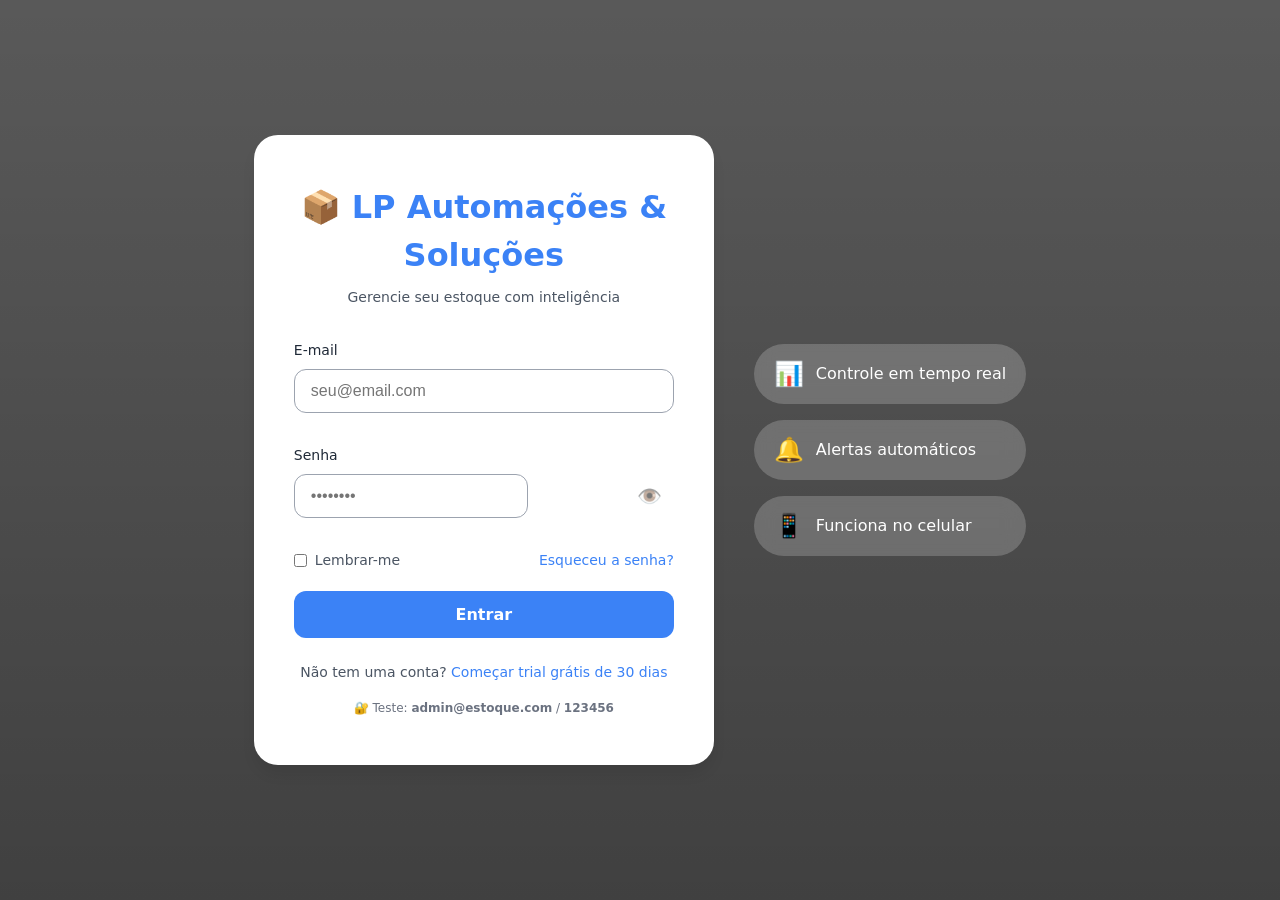
<file: index.html>
<!DOCTYPE html>
<html lang="pt-br">

<head>
    <meta charset="UTF-8">
    <meta name="viewport" content="width=device-width, initial-scale=1.0, user-scalable=yes">
    <title>Login | EstoquePro</title>
    <link rel="stylesheet" href="css/global.css">
    <link rel="stylesheet" href="css/login.css">
</head>

<body class="login-body">
    <div class="login-container">
        <div class="login-card">
            <div class="login-header">
                <div class="logo">📦 LP Automações & Soluções</div>
                <p class="subtitle">Gerencie seu estoque com inteligência</p>
            </div>

            <form id="loginForm" class="login-form">
                <div class="input-group">
                    <label for="email">E-mail</label>
                    <input type="email" id="email" name="email" placeholder="seu@email.com" autocomplete="email"
                        required>
                    <span class="error-message" id="emailError"></span>
                </div>

                <div class="input-group">
                    <label for="password">Senha</label>
                    <div class="password-wrapper">
                        <input type="password" id="password" name="password" placeholder="••••••••"
                            autocomplete="current-password" required>
                        <button type="button" class="toggle-password" id="togglePassword">👁️</button>
                    </div>
                    <span class="error-message" id="passwordError"></span>
                </div>

                <div class="login-options">
                    <label class="checkbox-label">
                        <input type="checkbox" id="rememberMe"> Lembrar-me
                    </label>
                    <a href="#" class="forgot-password">Esqueceu a senha?</a>
                </div>

                <button type="submit" class="btn-login" id="btnLogin">
                    <span class="btn-text">Entrar</span>
                    <span class="btn-spinner" style="display: none;">⏳</span>
                </button>
            </form>

            <div class="login-footer">
                <p>Não tem uma conta? <a href="#" id="showTrial">Começar trial grátis de 30 dias</a></p>
            </div>

            <div style="margin-top: 16px; text-align: center; font-size: 12px; color: #6B7280;">
                🔐 Teste: <strong>admin@estoque.com</strong> / <strong>123456</strong>
            </div>

        </div>

        <div class="login-features">
            <div class="feature">
                <span>📊</span>
                <span>Controle em tempo real</span>
            </div>
            <div class="feature">
                <span>🔔</span>
                <span>Alertas automáticos</span>
            </div>
            <div class="feature">
                <span>📱</span>
                <span>Funciona no celular</span>
            </div>
        </div>
    </div>

    <div class="trial-modal" id="trialModal" style="display: none;">
        <div class="modal-content">
            <span class="modal-close">&times;</span>
            <h2>🚀 Iniciar Trial de 30 dias</h2>
            <p>Preencha seus dados para começar gratuitamente. Sem compromisso, sem pedir cartão.</p>
            <form id="trialForm">
                <input type="text" placeholder="Nome completo" id="trialName" required>
                <input type="email" placeholder="E-mail" id="trialEmail" required>
                <input type="tel" placeholder="WhatsApp (opcional)" id="trialPhone">
                <button type="submit" class="btn-trial">Iniciar meu trial →</button>
            </form>
        </div>
    </div>

    <script src="js/global.js"></script>
    <script src="js/login.js"></script>
</body>

</html>
</file>
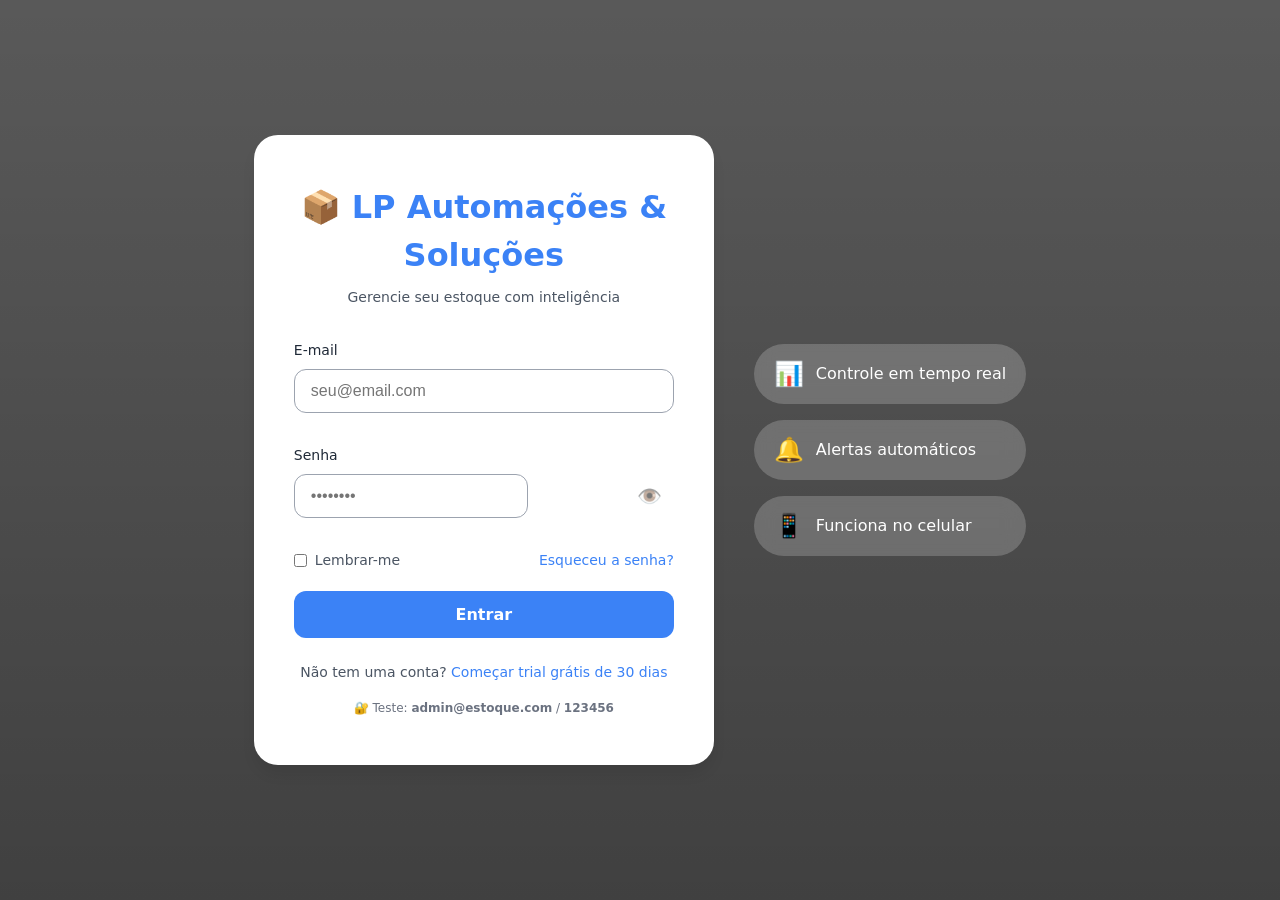
<file: login.html>
<!DOCTYPE html>
<html lang="pt-br">

<head>
    <meta charset="UTF-8">
    <meta name="viewport" content="width=device-width, initial-scale=1.0, user-scalable=yes">
    <title>Login | EstoquePro</title>
    <link rel="stylesheet" href="css/global.css">
    <link rel="stylesheet" href="css/login.css">
</head>

<body class="login-body">
    <div class="login-container">
        <div class="login-card">
            <div class="login-header">
                <div class="logo">📦 LP Automações & Soluções</div>
                <p class="subtitle">Gerencie seu estoque com inteligência</p>
            </div>

            <form id="loginForm" class="login-form">
                <div class="input-group">
                    <label for="email">E-mail</label>
                    <input type="email" id="email" name="email" placeholder="seu@email.com" autocomplete="email"
                        required>
                    <span class="error-message" id="emailError"></span>
                </div>

                <div class="input-group">
                    <label for="password">Senha</label>
                    <div class="password-wrapper">
                        <input type="password" id="password" name="password" placeholder="••••••••"
                            autocomplete="current-password" required>
                        <button type="button" class="toggle-password" id="togglePassword">👁️</button>
                    </div>
                    <span class="error-message" id="passwordError"></span>
                </div>

                <div class="login-options">
                    <label class="checkbox-label">
                        <input type="checkbox" id="rememberMe"> Lembrar-me
                    </label>
                    <a href="#" class="forgot-password">Esqueceu a senha?</a>
                </div>

                <button type="submit" class="btn-login" id="btnLogin">
                    <span class="btn-text">Entrar</span>
                    <span class="btn-spinner" style="display: none;">⏳</span>
                </button>
            </form>

            <div class="login-footer">
                <p>Não tem uma conta? <a href="#" id="showTrial">Começar trial grátis de 30 dias</a></p>
            </div>

            <div style="margin-top: 16px; text-align: center; font-size: 12px; color: #6B7280;">
                🔐 Teste: <strong>admin@estoque.com</strong> / <strong>123456</strong>
            </div>

        </div>

        <div class="login-features">
            <div class="feature">
                <span>📊</span>
                <span>Controle em tempo real</span>
            </div>
            <div class="feature">
                <span>🔔</span>
                <span>Alertas automáticos</span>
            </div>
            <div class="feature">
                <span>📱</span>
                <span>Funciona no celular</span>
            </div>
        </div>
    </div>

    <div class="trial-modal" id="trialModal" style="display: none;">
        <div class="modal-content">
            <span class="modal-close">&times;</span>
            <h2>🚀 Iniciar Trial de 30 dias</h2>
            <p>Preencha seus dados para começar gratuitamente. Sem compromisso, sem pedir cartão.</p>
            <form id="trialForm">
                <input type="text" placeholder="Nome completo" id="trialName" required>
                <input type="email" placeholder="E-mail" id="trialEmail" required>
                <input type="tel" placeholder="WhatsApp (opcional)" id="trialPhone">
                <button type="submit" class="btn-trial">Iniciar meu trial →</button>
            </form>
        </div>
    </div>

    <script src="js/global.js"></script>
    <script src="js/login.js"></script>
</body>

</html>
</file>
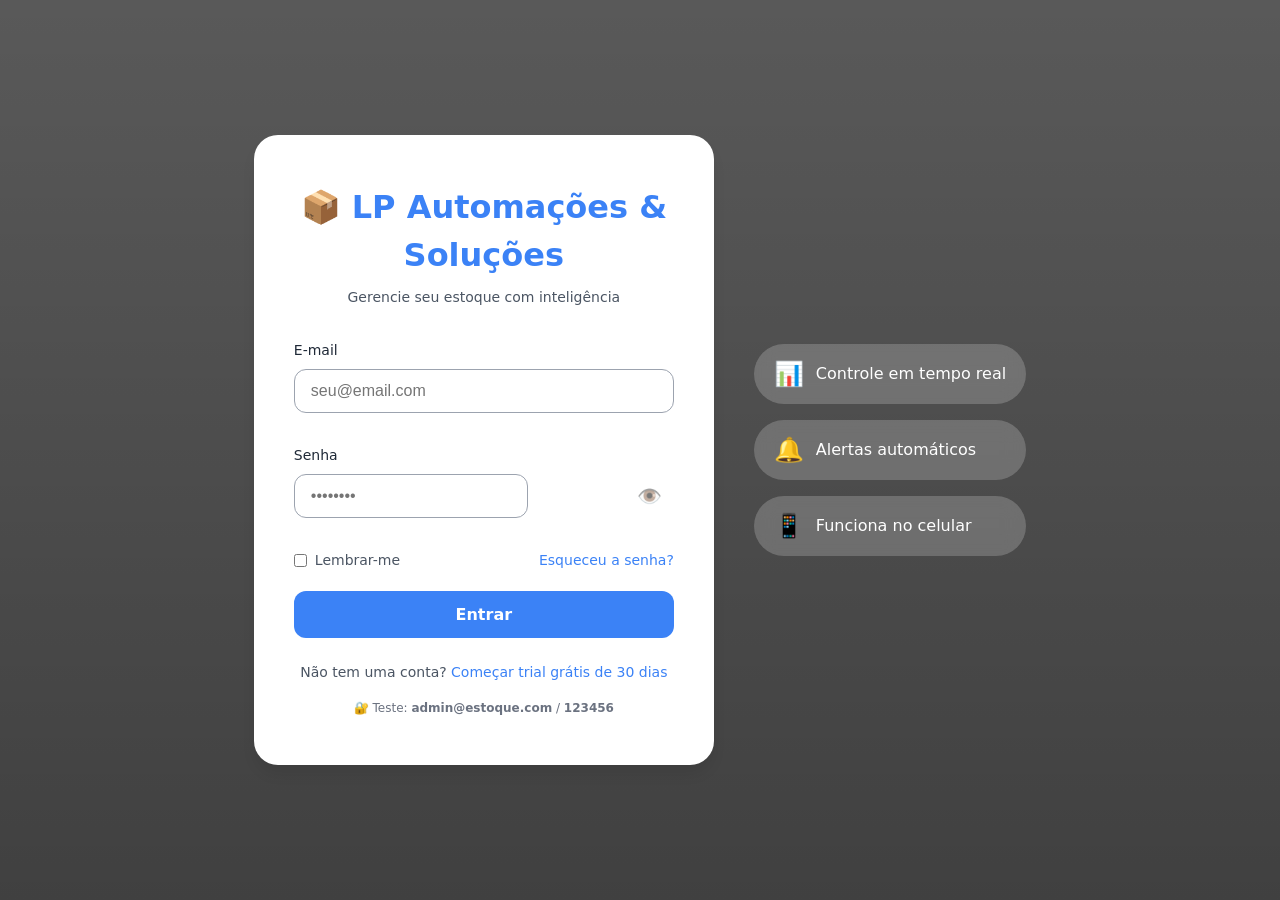
<file: pages/clientes.html>
<!DOCTYPE html>
<html lang="pt-br">
<head>
    <meta charset="UTF-8">
    <meta name="viewport" content="width=device-width, initial-scale=1.0, user-scalable=yes">
    <title>Clientes | EstoquePro</title>
    <link rel="stylesheet" href="../css/global.css">
    <link rel="stylesheet" href="../css/dashboard.css">
    <link rel="stylesheet" href="../css/clientes.css">
</head>
<body>
    <!-- Botão menu hambúrguer (mobile) -->
    <button class="hamburger-btn" id="hamburgerBtn">☰</button>
    
    <!-- Menu lateral (igual do dashboard) -->
    <aside class="sidebar" id="sidebar">
        <div class="sidebar-header">
            <div class="sidebar-logo">📦 LP Automações</div>
        </div>
        <nav class="sidebar-nav">
            <a href="dashboard.html" class="nav-item" data-page="dashboard">
                <span class="nav-icon">📊</span>
                <span>Dashboard</span>
            </a>
            <a href="clientes.html" class="nav-item active" data-page="clientes">
                <span class="nav-icon">👥</span>
                <span>Clientes</span>
            </a>
            <a href="estoque.html" class="nav-item" data-page="estoque">
                <span class="nav-icon">📦</span>
                <span>Estoque</span>
            </a>
            <a href="financeiro.html" class="nav-item" data-page="financeiro">
                <span class="nav-icon">💰</span>
                <span>Financeiro</span>
            </a>
            <a href="vendas.html" class="nav-item" data-page="vendas">
                <span class="nav-icon">🛒</span>
                <span>Vendas</span>
            </a>
        </nav>
        <div class="sidebar-footer">
            <div class="user-info">
                <span class="user-avatar">👤</span>
                <div class="user-details">
                    <span class="user-name" id="userName">Carregando...</span>
                    <span class="user-email" id="userEmail">carregando@email.com</span>
                </div>
            </div>
            <button class="logout-btn" id="logoutBtn">Sair</button>
        </div>
    </aside>
    
    <!-- Conteúdo principal -->
    <main class="main-content" id="mainContent">
        <div class="page-container">
            <!-- Cabeçalho -->
            <div class="page-header">
                <div class="header-left">
                    <h1 class="page-title">👥 Clientes</h1>
                    <p class="page-subtitle">Gerencie seus clientes e acompanhe quem mais gasta</p>
                </div>
                <button class="btn-primary" id="novoClienteBtn">
                    + Novo Cliente
                </button>
            </div>

            <!-- Cards de resumo -->
            <div class="cards-grid">
                <div class="card">
                    <div class="card-icon">👥</div>
                    <div class="card-info">
                        <span class="card-label">Total de Clientes</span>
                        <span class="card-value" id="totalClientes">0</span>
                    </div>
                </div>
                <div class="card">
                    <div class="card-icon">💰</div>
                    <div class="card-info">
                        <span class="card-label">Ticket Médio</span>
                        <span class="card-value" id="ticketMedio">R$ 0,00</span>
                    </div>
                </div>
                <div class="card">
                    <div class="card-icon">⭐</div>
                    <div class="card-info">
                        <span class="card-label">Top Cliente</span>
                        <span class="card-value" id="topCliente">---</span>
                    </div>
                </div>
                <div class="card">
                    <div class="card-icon">⚠️</div>
                    <div class="card-info">
                        <span class="card-label">Clientes Inativos</span>
                        <span class="card-value danger" id="clientesInativos">0</span>
                    </div>
                </div>
            </div>

            <!-- Filtros -->
            <div class="filters-bar">
                <div class="search-box">
                    <span class="search-icon">🔍</span>
                    <input type="text" id="searchInput" placeholder="Buscar por nome ou telefone..." class="search-input">
                </div>
                <div class="filter-group">
                    <select id="filtroStatus" class="filter-select">
                        <option value="todos">Todos os clientes</option>
                        <option value="ativos">Ativos</option>
                        <option value="inativos">Inativos (30+ dias sem compra)</option>
                        <option value="top">Top gastadores</option>
                    </select>
                </div>
            </div>

            <!-- Tabela de clientes -->
            <div class="card full-width">
                <div class="card-header">
                    <h3>📋 Lista de Clientes</h3>
                    <span class="clientes-count" id="clientesCount">0 clientes</span>
                </div>
                <div class="table-responsive">
                    <table class="data-table clientes-table">
                        <thead>
                            <tr>
                                <th>Cliente</th>
                                <th>Telefone</th>
                                <th>Total Gasto</th>
                                <th>Última Compra</th>
                                <th>Frequência</th>
                                <th>Status</th>
                                <th>Ações</th>
                            </tr>
                        </thead>
                        <tbody id="clientesTableBody">
                            <tr class="table-loading">
                                <td colspan="7" style="text-align: center;">Carregando clientes...</td>
                            </tr>
                        </tbody>
                    </table>
                </div>
            </div>
        </div>
    </main>

    <!-- Overlay para mobile -->
    <div class="overlay" id="overlay"></div>

    <!-- MODAL: Novo Cliente -->
    <div class="modal" id="novoClienteModal" style="display: none;">
        <div class="modal-content">
            <div class="modal-header">
                <h3>➕ Novo Cliente</h3>
                <button class="modal-close" id="closeModalBtn">&times;</button>
            </div>
            <form id="novoClienteForm">
                <div class="form-group">
                    <label for="clienteNome">Nome completo *</label>
                    <input type="text" id="clienteNome" placeholder="Ex: João Silva" required>
                </div>
                <div class="form-group">
                    <label for="clienteTelefone">WhatsApp / Telefone *</label>
                    <input type="tel" id="clienteTelefone" placeholder="(11) 99999-9999" required>
                    <small>🔔 Usaremos para enviar lembretes e promoções</small>
                </div>
                <div class="form-buttons">
                    <button type="button" class="btn-secondary" id="cancelarModalBtn">Cancelar</button>
                    <button type="submit" class="btn-primary">Salvar Cliente</button>
                </div>
            </form>
        </div>
    </div>

    <!-- MODAL: Histórico do Cliente -->
    <div class="modal modal-large" id="historicoModal" style="display: none;">
        <div class="modal-content">
            <div class="modal-header">
                <h3 id="historicoClienteNome">📜 Histórico</h3>
                <button class="modal-close" id="closeHistoricoBtn">&times;</button>
            </div>
            <div class="historico-resumo" id="historicoResumo">
                <div class="resumo-item">
                    <span>💰 Total gasto:</span>
                    <strong id="historicoTotal">R$ 0,00</strong>
                </div>
                <div class="resumo-item">
                    <span>📅 Última compra:</span>
                    <strong id="historicoUltima">---</strong>
                </div>
                <div class="resumo-item">
                    <span>🔄 Compras totais:</span>
                    <strong id="historicoCompras">0</strong>
                </div>
            </div>
            <div class="historico-lista">
                <h4>Compras realizadas</h4>
                <div class="table-responsive">
                    <table class="data-table">
                        <thead>
                            <tr><th>Data</th><th>Valor</th><th>Produtos</th></tr>
                        </thead>
                        <tbody id="historicoTableBody">
                            <tr><td colspan="3" style="text-align: center;">Nenhuma compra registrada</td></tr>
                        </tbody>
                    </table>
                </div>
            </div>
        </div>
    </div>

    <script src="../js/global.js"></script>
    <script src="../js/dashboard.js"></script>
    <script src="../js/clientes.js"></script>
</body>
</html>
</file>
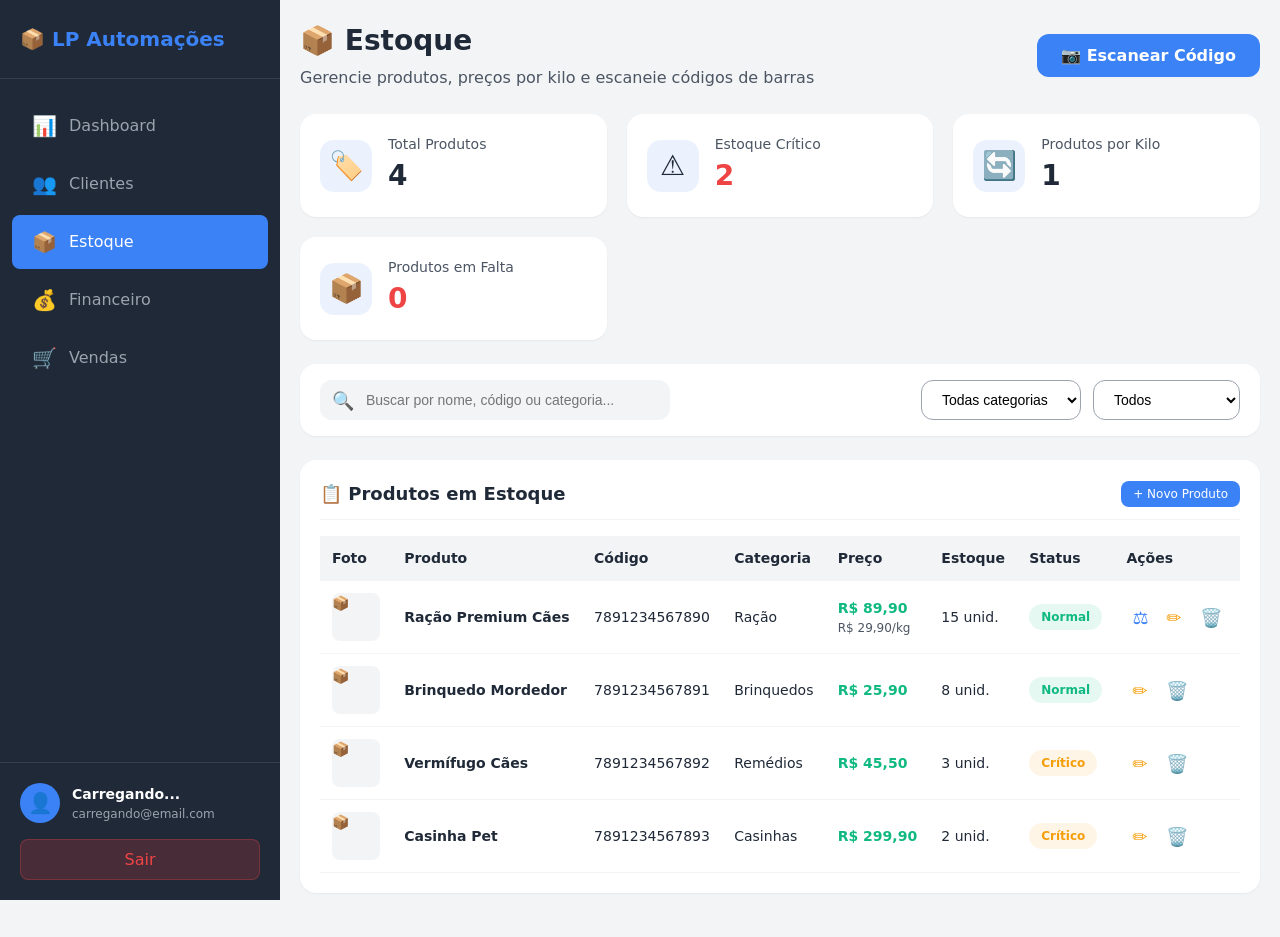
<file: pages/estoque.html>
<!DOCTYPE html>
<html lang="pt-br">
<head>
    <meta charset="UTF-8">
    <meta name="viewport" content="width=device-width, initial-scale=1.0, user-scalable=yes">
    <title>Estoque | EstoquePro</title>
    <link rel="stylesheet" href="../css/global.css">
    <link rel="stylesheet" href="../css/dashboard.css">
    <link rel="stylesheet" href="../css/estoque.css">
</head>
<body>
    <!-- Botão menu hambúrguer (mobile) -->
    <button class="hamburger-btn" id="hamburgerBtn">☰</button>
    
    <!-- Menu lateral -->
    <aside class="sidebar" id="sidebar">
        <div class="sidebar-header">
            <div class="sidebar-logo">📦 LP Automações</div>
        </div>
        <nav class="sidebar-nav">
            <a href="dashboard.html" class="nav-item">
                <span class="nav-icon">📊</span>
                <span>Dashboard</span>
            </a>
            <a href="clientes.html" class="nav-item">
                <span class="nav-icon">👥</span>
                <span>Clientes</span>
            </a>
            <a href="estoque.html" class="nav-item active">
                <span class="nav-icon">📦</span>
                <span>Estoque</span>
            </a>
            <a href="financeiro.html" class="nav-item">
                <span class="nav-icon">💰</span>
                <span>Financeiro</span>
            </a>
            <a href="vendas.html" class="nav-item">
                <span class="nav-icon">🛒</span>
                <span>Vendas</span>
            </a>
        </nav>
        <div class="sidebar-footer">
            <div class="user-info">
                <span class="user-avatar">👤</span>
                <div class="user-details">
                    <span class="user-name" id="userName">Carregando...</span>
                    <span class="user-email" id="userEmail">carregando@email.com</span>
                </div>
            </div>
            <button class="logout-btn" id="logoutBtn">Sair</button>
        </div>
    </aside>
    
    <!-- Conteúdo principal -->
    <main class="main-content">
        <div class="page-container">
            <!-- Cabeçalho -->
            <div class="page-header">
                <div class="header-left">
                    <h1 class="page-title">📦 Estoque</h1>
                    <p class="page-subtitle">Gerencie produtos, preços por kilo e escaneie códigos de barras</p>
                </div>
                <button class="btn-primary" id="btnEscanear">
                    📷 Escanear Código
                </button>
            </div>

            <!-- Cards de resumo -->
            <div class="cards-grid">
                <div class="card">
                    <div class="card-icon">🏷️</div>
                    <div class="card-info">
                        <span class="card-label">Total Produtos</span>
                        <span class="card-value" id="totalProdutos">0</span>
                    </div>
                </div>
                <div class="card">
                    <div class="card-icon">⚠️</div>
                    <div class="card-info">
                        <span class="card-label">Estoque Crítico</span>
                        <span class="card-value danger" id="estoqueCritico">0</span>
                    </div>
                </div>
                <div class="card">
                    <div class="card-icon">🔄</div>
                    <div class="card-info">
                        <span class="card-label">Produtos por Kilo</span>
                        <span class="card-value" id="produtosPorKilo">0</span>
                    </div>
                </div>
                <div class="card">
                    <div class="card-icon">📦</div>
                    <div class="card-info">
                        <span class="card-label">Produtos em Falta</span>
                        <span class="card-value danger" id="produtosEmFalta">0</span>
                    </div>
                </div>
            </div>

            <!-- Filtros e busca -->
            <div class="filters-bar">
                <div class="search-box">
                    <span class="search-icon">🔍</span>
                    <input type="text" id="searchInput" placeholder="Buscar por nome, código ou categoria..." class="search-input">
                </div>
                <div class="filter-group">
                    <select id="filtroCategoria" class="filter-select">
                        <option value="todos">Todas categorias</option>
                        <option value="racao">Rações</option>
                        <option value="remedios">Remédios</option>
                        <option value="brinquedos">Brinquedos</option>
                        <option value="casinhas">Casinhas</option>
                        <option value="acessorios">Acessórios</option>
                    </select>
                    <select id="filtroStatus" class="filter-select">
                        <option value="todos">Todos</option>
                        <option value="critico">Estoque crítico</option>
                        <option value="falta">Em falta</option>
                        <option value="normal">Normal</option>
                    </select>
                </div>
            </div>

            <!-- Tabela de produtos -->
            <div class="card full-width">
                <div class="card-header">
                    <h3>📋 Produtos em Estoque</h3>
                    <button class="btn-small" id="btnNovoProduto">+ Novo Produto</button>
                </div>
                <div class="table-responsive">
                    <table class="data-table produtos-table">
                        <thead>
                            <tr>
                                <th>Foto</th>
                                <th>Produto</th>
                                <th>Código</th>
                                <th>Categoria</th>
                                <th>Preço</th>
                                <th>Estoque</th>
                                <th>Status</th>
                                <th>Ações</th>
                            </tr>
                        </thead>
                        <tbody id="produtosTableBody">
                            <tr class="table-loading">
                                <td colspan="8" style="text-align: center;">Carregando produtos...</td>
                            </tr>
                        </tbody>
                    </table>
                </div>
            </div>
        </div>
    </main>

    <!-- Overlay mobile -->
    <div class="overlay" id="overlay"></div>

    <!-- ============================================ -->
    <!-- MODAL SCANNER - OVERLAY (TELA CHEIA IGUAL BANCO) -->
    <!-- ============================================ -->
    <div class="scanner-overlay-modal" id="scannerModal" style="display: none;">
        <div class="scanner-overlay-content">
            <!-- Cabeçalho -->
            <div class="scanner-header">
                <button class="scanner-close" id="closeScannerBtn">✕</button>
                <span class="scanner-title">📷 Leitor de Código</span>
                <div class="scanner-controls">
                    <button class="scanner-switch-btn" id="switchCameraBtn" title="Alternar câmera">🔄</button>
                    <span class="scanner-status" id="scannerStatus">Aproxime o código</span>
                </div>
            </div>
            
            <!-- Vídeo -->
            <div class="scanner-video-wrapper">
                <video id="scannerVideo" autoplay playsinline></video>
                <div class="scanner-overlay-guide">
                    <div class="scanner-frame">
                        <div class="scanner-line"></div>
                    </div>
                </div>
                <div class="scanner-placeholder" id="scannerPlaceholder">
                    <span>📷</span>
                    <p>Clique para ativar a câmera</p>
                    <button class="btn-primary" id="ativarScannerBtn">Ativar Scanner</button>
                </div>
                <div class="scanner-result-overlay" id="scannerResultOverlay" style="display: none;">
                    <span class="result-icon">✅</span>
                    <div class="result-info">
                        <strong id="scannerProdutoNome">Produto encontrado</strong>
                        <span id="scannerProdutoCodigo">Código: ---</span>
                    </div>
                </div>
            </div>
            
            <!-- Rodapé -->
            <div class="scanner-footer">
                <div class="scanner-manual">
                    <span>Ou digite o código manualmente:</span>
                    <div class="scanner-manual-input">
                        <input type="text" id="codigoManual" placeholder="Digite o código de barras">
                        <button class="btn-primary" id="buscarCodigoBtn">Buscar</button>
                    </div>
                </div>
                <button class="scanner-cancel-btn" id="cancelarScannerBtn">Cancelar</button>
            </div>
        </div>
    </div>

    <!-- MODAL: Novo/Editar Produto -->
    <div class="modal modal-large" id="produtoModal" style="display: none;">
        <div class="modal-content">
            <div class="modal-header">
                <h3 id="produtoModalTitle">➕ Novo Produto</h3>
                <button class="modal-close" id="closeProdutoBtn">&times;</button>
            </div>
            <form id="produtoForm">
                <div class="form-row">
                    <div class="form-group">
                        <label>Foto do produto</label>
                        <div class="upload-foto">
                            <div class="foto-preview" id="fotoPreview">
                                <span>📷</span>
                            </div>
                            <input type="file" id="produtoFoto" accept="image/*" style="display: none;">
                            <button type="button" class="btn-secondary" id="btnUploadFoto">Enviar foto</button>
                        </div>
                    </div>
                    <div class="form-group flex-2">
                        <label>Nome do produto *</label>
                        <input type="text" id="produtoNome" placeholder="Ex: Raçao Premium para Cães" required>
                    </div>
                </div>

                <div class="form-row">
                    <div class="form-group">
                        <label>Código de barras</label>
                        <div class="input-group-button">
                            <input type="text" id="produtoCodigo" placeholder="Digite ou escaneie">
                            <button type="button" class="btn-icon-scanner" id="btnScanProduto">📷</button>
                        </div>
                    </div>
                    <div class="form-group">
                        <label>Categoria</label>
                        <select id="produtoCategoria">
                            <option value="racao">Ração</option>
                            <option value="remedios">Remédios</option>
                            <option value="brinquedos">Brinquedos</option>
                            <option value="casinhas">Casinhas</option>
                            <option value="acessorios">Acessórios</option>
                        </select>
                    </div>
                </div>

                <div class="form-row">
                    <div class="form-group">
                        <label>Preço por unidade (R$)</label>
                        <input type="number" id="produtoPreco" step="0.01" placeholder="0,00">
                    </div>
                    <div class="form-group">
                        <label>Preço por kilo (R$) - <span class="highlight">Diferencial Pet</span></label>
                        <input type="number" id="produtoPrecoKilo" step="0.01" placeholder="0,00">
                    </div>
                </div>

                <div class="form-row">
                    <div class="form-group">
                        <label>Estoque atual (unidades)</label>
                        <input type="number" id="produtoEstoque" value="0">
                    </div>
                    <div class="form-group">
                        <label>Estoque mínimo (alerta)</label>
                        <input type="number" id="produtoEstoqueMinimo" value="5">
                    </div>
                </div>

                <div class="form-group">
                    <label>Fornecedor</label>
                    <input type="text" id="produtoFornecedor" placeholder="Ex: PetFood Distribuidora">
                </div>

                <div class="form-buttons">
                    <button type="button" class="btn-secondary" id="cancelarProdutoBtn">Cancelar</button>
                    <button type="submit" class="btn-primary">Salvar Produto</button>
                </div>
            </form>
        </div>
    </div>

    <!-- MODAL: Ajustar Estoque (venda por kilo) -->
    <div class="modal" id="ajustarEstoqueModal" style="display: none;">
        <div class="modal-content">
            <div class="modal-header">
                <h3>⚖️ Registrar Venda por Kilo</h3>
                <button class="modal-close" id="closeAjustarBtn">&times;</button>
            </div>
            <div class="venda-kilo-container">
                <div class="produto-info" id="produtoKiloInfo">
                    <strong>Produto:</strong> <span id="produtoKiloNome">---</span>
                </div>
                <div class="form-group">
                    <label>Quantidade (kg)</label>
                    <input type="number" id="quantidadeKilo" step="0.1" placeholder="Ex: 1.5">
                </div>
                <div class="form-group">
                    <label>Valor por kilo (R$)</label>
                    <input type="text" id="valorKilo" readonly style="background: #f3f4f6;">
                </div>
                <div class="total-venda">
                    <span>Total da venda:</span>
                    <strong id="totalVendaKilo">R$ 0,00</strong>
                </div>
                <div class="form-buttons">
                    <button type="button" class="btn-secondary" id="cancelarAjustarBtn">Cancelar</button>
                    <button type="button" class="btn-primary" id="confirmarVendaKiloBtn">Confirmar Venda</button>
                </div>
            </div>
        </div>
    </div>

    <script src="../js/global.js"></script>
    <script src="../js/dashboard.js"></script>
    <script src="../js/estoque.js"></script>
</body>
</html>
</file>
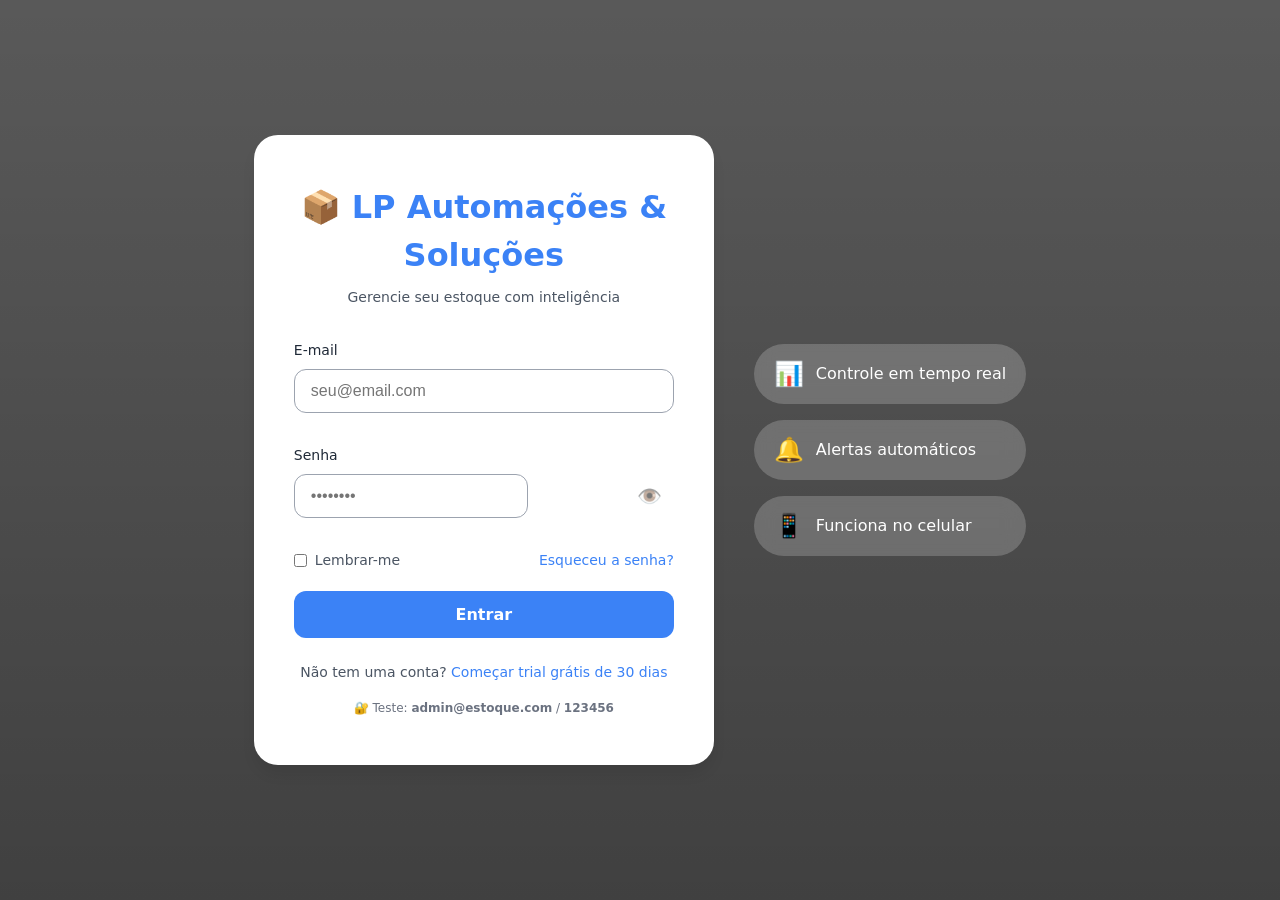
<file: pages/vendas.html>
<!DOCTYPE html>
<html lang="pt-br">
<head>
    <meta charset="UTF-8">
    <meta name="viewport" content="width=device-width, initial-scale=1.0, user-scalable=yes">
    <title>PDV | EstoquePro</title>
    <link rel="stylesheet" href="../css/global.css">
    <link rel="stylesheet" href="../css/dashboard.css">
    <link rel="stylesheet" href="../css/vendas.css">
</head>
<body>
    <!-- Botão menu hambúrguer (mobile) -->
    <button class="hamburger-btn" id="hamburgerBtn">☰</button>
    
    <!-- Menu lateral -->
    <aside class="sidebar" id="sidebar">
        <div class="sidebar-header">
            <div class="sidebar-logo">📦 LP Automações</div>
        </div>
        <nav class="sidebar-nav">
            <a href="dashboard.html" class="nav-item">
                <span class="nav-icon">📊</span>
                <span>Dashboard</span>
            </a>
            <a href="clientes.html" class="nav-item">
                <span class="nav-icon">👥</span>
                <span>Clientes</span>
            </a>
            <a href="estoque.html" class="nav-item">
                <span class="nav-icon">📦</span>
                <span>Estoque</span>
            </a>
            <a href="financeiro.html" class="nav-item">
                <span class="nav-icon">💰</span>
                <span>Financeiro</span>
            </a>
            <a href="vendas.html" class="nav-item active">
                <span class="nav-icon">🛒</span>
                <span>Vendas</span>
            </a>
        </nav>
        <div class="sidebar-footer">
            <div class="user-info">
                <span class="user-avatar">👤</span>
                <div class="user-details">
                    <span class="user-name" id="userName">Carregando...</span>
                    <span class="user-email" id="userEmail">carregando@email.com</span>
                </div>
            </div>
            <button class="logout-btn" id="logoutBtn">Sair</button>
        </div>
    </aside>

    <!-- Overlay mobile -->
    <div class="overlay" id="overlay"></div>

    <!-- ============================================ -->
    <!-- CONTEÚDO PRINCIPAL - PDV MODERNÃO -->
    <!-- ============================================ -->
    <main class="main-content pdv-main">
        <div class="pdv-container">

            <!-- TOPO - Número da venda + ações -->
            <div class="pdv-topbar">
                <div class="pdv-info">
                    <span class="pdv-badge">🟢 Venda Aberta</span>
                    <span class="pdv-number">#<span id="vendaNumero">0001</span></span>
                    <span class="pdv-date" id="vendaData"></span>
                </div>
                <div class="pdv-actions">
                    <button class="btn-outline" id="novaVendaBtn">🔄 Nova Venda</button>
                    <button class="btn-danger" id="cancelarVendaBtn">✕ Cancelar</button>
                </div>
            </div>

            <!-- LAYOUT: 3 COLUNAS -->
            <div class="pdv-grid">

                <!-- COLUNA 1: PRODUTOS (CATEGORIAS + LISTA) -->
                <div class="pdv-col-produtos">
                    <div class="pdv-card">
                        <!-- Busca -->
                        <div class="pdv-search">
                            <input type="text" id="buscaProdutoPDV" placeholder="🔍 Buscar produto..." class="pdv-search-input">
                        </div>
                        <!-- Categorias -->
                        <div class="pdv-categorias">
                            <button class="cat-btn active" data-cat="todos">📦 Todos</button>
                            <button class="cat-btn" data-cat="racao">🐶 Rações</button>
                            <button class="cat-btn" data-cat="remedios">💊 Remédios</button>
                            <button class="cat-btn" data-cat="brinquedos">🎾 Brinquedos</button>
                            <button class="cat-btn" data-cat="casinhas">🏠 Casinhas</button>
                            <button class="cat-btn" data-cat="acessorios">🎀 Acessórios</button>
                        </div>
                        <!-- Lista de produtos (em grid) -->
                        <div class="pdv-produtos-grid" id="pdvProdutosGrid">
                            <div class="pdv-loading">⏳ Carregando produtos...</div>
                        </div>
                    </div>
                </div>

                <!-- COLUNA 2: CARRINHO -->
                <div class="pdv-col-carrinho">
                    <div class="pdv-card carrinho-card">
                        <div class="carrinho-header">
                            <span class="carrinho-title">🛍️ Carrinho</span>
                            <span class="carrinho-count" id="pdvItensCount">0 itens</span>
                        </div>

                        <div class="carrinho-lista" id="pdvCarrinhoLista">
                            <div class="carrinho-vazio">
                                <span>🛒</span>
                                <p>Carrinho vazio</p>
                                <small>Escaneie ou clique em um produto</small>
                            </div>
                        </div>

                        <div class="carrinho-cliente" id="pdvClienteArea">
                            <span class="cliente-label">👤 Cliente:</span>
                            <span class="cliente-nome" id="pdvClienteNome">Não informado</span>
                            <button class="btn-cliente-select" id="pdvSelecionarCliente">Selecionar</button>
                        </div>

                        <div class="carrinho-total">
                            <div class="total-linha">
                                <span>Subtotal</span>
                                <strong id="pdvSubtotal">R$ 0,00</strong>
                            </div>
                            <div class="total-linha desconto">
                                <span>Desconto</span>
                                <div class="desconto-group">
                                    <input type="number" id="pdvDescontoValor" step="0.01" placeholder="0" value="0">
                                    <select id="pdvDescontoTipo">
                                        <option value="fixo">R$</option>
                                        <option value="percent">%</option>
                                    </select>
                                </div>
                            </div>
                            <div class="total-linha total">
                                <span>TOTAL</span>
                                <strong id="pdvTotal">R$ 0,00</strong>
                            </div>
                        </div>

                        <button class="btn-finalizar" id="pdvFinalizarVenda">💰 Finalizar Venda</button>
                    </div>
                </div>

                <!-- COLUNA 3: AÇÕES RÁPIDAS -->
                <div class="pdv-col-acoes">
                    <div class="pdv-card acoes-card">
                        <h4>📷 Ações Rápidas</h4>
                        <button class="acao-btn scanner-btn" id="pdvBtnEscanear">
                            <span class="acao-icon">📷</span>
                            <span>Escanear<br><small>Código de barras</small></span>
                        </button>
                        <button class="acao-btn" id="pdvBtnCliente">
                            <span class="acao-icon">👤</span>
                            <span>Cliente<br><small>Selecionar/Novo</small></span>
                        </button>
                        <button class="acao-btn" id="pdvBtnDesconto">
                            <span class="acao-icon">🏷️</span>
                            <span>Desconto<br><small>Aplicar na venda</small></span>
                        </button>
                        <button class="acao-btn" id="pdvBtnCancelar">
                            <span class="acao-icon">✕</span>
                            <span>Cancelar<br><small>Limpar carrinho</small></span>
                        </button>
                    </div>
                </div>

            </div>
        </div>
    </main>

    <!-- ============================================ -->
    <!-- SCANNER OVERLAY - TELA CHEIA IGUAL BANCO -->
    <!-- ============================================ -->
    <div class="scanner-overlay-modal" id="scannerModalPDV" style="display: none;">
        <div class="scanner-overlay-content">
            <div class="scanner-header">
                <button class="scanner-close" id="closeScannerPDVBtn">✕</button>
                <span class="scanner-title">📷 Leitor de Código</span>
                <div class="scanner-controls">
                    <button class="scanner-switch-btn" id="switchCameraPDVBtn" title="Alternar câmera">🔄</button>
                    <span class="scanner-status" id="scannerStatusPDV">Aproxime o código</span>
                </div>
            </div>
            <div class="scanner-video-wrapper">
                <video id="scannerVideoPDV" autoplay playsinline></video>
                <div class="scanner-overlay-guide">
                    <div class="scanner-frame">
                        <div class="scanner-line"></div>
                    </div>
                </div>
                <div class="scanner-placeholder" id="scannerPlaceholderPDV">
                    <span>📷</span>
                    <p>Clique para ativar a câmera</p>
                    <button class="btn-primary" id="ativarScannerPDVBtn">Ativar Scanner</button>
                </div>
                <div class="scanner-result-overlay" id="scannerResultPDV" style="display: none;">
                    <span class="result-icon">✅</span>
                    <div class="result-info">
                        <strong id="scannerProdutoNomePDV">Produto encontrado</strong>
                        <span id="scannerProdutoCodigoPDV">Código: ---</span>
                    </div>
                </div>
            </div>
            <div class="scanner-footer">
                <div class="scanner-manual">
                    <span>Ou digite o código manualmente:</span>
                    <div class="scanner-manual-input">
                        <input type="text" id="codigoManualPDV" placeholder="Digite o código de barras">
                        <button class="btn-primary" id="buscarCodigoPDVBtn">Buscar</button>
                    </div>
                </div>
                <button class="scanner-cancel-btn" id="cancelarScannerPDVBtn">Cancelar</button>
            </div>
        </div>
    </div>

    <!-- ============================================ -->
    <!-- MODAIS -->
    <!-- ============================================ -->

    <!-- Modal: Selecionar Cliente -->
    <div class="modal" id="pdvClienteModal" style="display: none;">
        <div class="modal-content">
            <div class="modal-header">
                <h3>👥 Selecionar Cliente</h3>
                <button class="modal-close" id="closePdvClienteBtn">&times;</button>
            </div>
            <div class="busca-cliente">
                <input type="text" id="buscaPdvCliente" placeholder="Buscar cliente..." class="search-input">
            </div>
            <div class="clientes-lista" id="pdvClientesLista">
                <div class="loading-list">Carregando...</div>
            </div>
            <div class="form-buttons">
                <button class="btn-secondary" id="cancelarPdvClienteBtn">Cancelar</button>
                <button class="btn-primary" id="pdvClienteAvulsoBtn">Cliente Avulso</button>
            </div>
        </div>
    </div>

    <!-- Modal: Produto por Kilo -->
    <div class="modal" id="pdvKiloModal" style="display: none;">
        <div class="modal-content">
            <div class="modal-header">
                <h3>⚖️ Produto por Kilo</h3>
                <button class="modal-close" id="closePdvKiloBtn">&times;</button>
            </div>
            <div class="produto-kilo-info">
                <strong id="pdvKiloNome">---</strong>
                <span id="pdvKiloPreco">R$ 0,00/kg</span>
            </div>
            <div class="form-group">
                <label>Quantidade (kg)</label>
                <input type="number" id="pdvKiloQuantidade" step="0.1" placeholder="Ex: 1.5" value="1">
            </div>
            <div class="total-parcial">
                <span>Subtotal:</span>
                <strong id="pdvKiloSubtotal">R$ 0,00</strong>
            </div>
            <div class="form-buttons">
                <button class="btn-secondary" id="cancelarPdvKiloBtn">Cancelar</button>
                <button class="btn-primary" id="confirmarPdvKiloBtn">Adicionar</button>
            </div>
        </div>
    </div>

    <!-- Modal: Finalizar Venda -->
    <div class="modal" id="pdvFinalizarModal" style="display: none;">
        <div class="modal-content">
            <div class="modal-header">
                <h3>💰 Finalizar Venda</h3>
                <button class="modal-close" id="closePdvFinalizarBtn">&times;</button>
            </div>
            <div class="finalizar-resumo">
                <div class="resumo-item"><span>Itens:</span><strong id="pdvFItens">0</strong></div>
                <div class="resumo-item"><span>Subtotal:</span><strong id="pdvFSubtotal">R$ 0,00</strong></div>
                <div class="resumo-item"><span>Desconto:</span><strong id="pdvFDesconto">R$ 0,00</strong></div>
                <div class="resumo-item total"><span>TOTAL:</span><strong id="pdvFTotal">R$ 0,00</strong></div>
            </div>
            <div class="form-group">
                <label>Forma de pagamento</label>
                <select id="pdvFormaPagamento">
                    <option value="dinheiro">💰 Dinheiro</option>
                    <option value="pix">📱 PIX</option>
                    <option value="debito">💳 Débito</option>
                    <option value="credito">💳 Crédito</option>
                </select>
            </div>
            <div class="form-group" id="pdvTrocoGroup" style="display:none;">
                <label>Valor recebido (R$)</label>
                <input type="number" id="pdvValorRecebido" step="0.01" placeholder="0,00">
                <div class="troco-info" id="pdvTrocoInfo" style="display:none;">
                    <span>Troco:</span><strong id="pdvTrocoValor">R$ 0,00</strong>
                </div>
            </div>
            <div class="form-buttons">
                <button class="btn-secondary" id="cancelarPdvFinalizarBtn">Cancelar</button>
                <button class="btn-primary" id="confirmarPdvFinalizarBtn">Confirmar</button>
            </div>
        </div>
    </div>

    <!-- Modal: Comprovante -->
    <div class="modal modal-comprovante" id="pdvComprovanteModal" style="display: none;">
        <div class="modal-content">
            <div class="modal-header">
                <h3>🧾 Comprovante</h3>
                <button class="modal-close" id="closePdvComprovanteBtn">&times;</button>
            </div>
            <div class="comprovante-content" id="pdvComprovanteContent"></div>
            <div class="form-buttons">
                <button class="btn-secondary" id="imprimirPdvComprovanteBtn">🖨️ Imprimir</button>
                <button class="btn-primary" id="fecharPdvComprovanteBtn">Nova Venda</button>
            </div>
        </div>
    </div>

    <script src="../js/global.js"></script>
    <script src="../js/dashboard.js"></script>
    <script src="../js/vendas.js"></script>
</body>
</html>
</file>
<file: css/global.css>
/* Reset */
* {
    margin: 0;
    padding: 0;
    box-sizing: border-box;
}

:root {
    --primary: #3B82F6;
    --primary-dark: #2563EB;
    --success: #10B981;
    --danger: #EF4444;
    --warning: #F59E0B;
    --dark: #1F2937;
    --gray-600: #4B5563;
    --gray-400: #9CA3AF;
    --gray-100: #F3F4F6;
    --white: #FFFFFF;
    --shadow-sm: 0 1px 2px 0 rgb(0 0 0 / 0.05);
    --shadow-md: 0 4px 6px -1px rgb(0 0 0 / 0.1);
    --shadow-lg: 0 10px 15px -3px rgb(0 0 0 / 0.1);
}

body {
    font-family: system-ui, -apple-system, 'Segoe UI', Roboto, sans-serif;
    background: var(--gray-100);
    color: var(--dark);
    line-height: 1.5;
}

button {
    cursor: pointer;
    font-family: inherit;
}

input, button {
    font-size: 1rem;
}
</file>
<file: css/login.css>
.login-body {
    min-height: 100vh;
    display: flex;
    align-items: center;
    justify-content: center;
    background: linear-gradient(rgba(0, 0, 0, 0.65), rgba(0, 0, 0, 0.75)), 
                url('https://images.unsplash.com/photo-1586528116311-ad8dd3c8310d?q=80&w=2070&auto=format&fit=crop');
    background-size: cover;
    background-position: center;
    background-attachment: fixed;
    padding: 20px;
}

.login-container {
    width: 100%;
    max-width: 1100px;
    display: flex;
    flex-wrap: wrap;
    gap: 40px;
    align-items: center;
    justify-content: center;
}

.login-card {
    background: var(--white);
    border-radius: 24px;
    padding: 48px 40px;
    box-shadow: var(--shadow-lg);
    width: 100%;
    max-width: 460px;
    transition: transform 0.2s;
}

.login-header {
    text-align: center;
    margin-bottom: 32px;
}

.logo {
    font-size: 32px;
    font-weight: bold;
    color: var(--primary);
    margin-bottom: 8px;
}

.subtitle {
    color: var(--gray-600);
    font-size: 14px;
}

.login-form {
    display: flex;
    flex-direction: column;
    gap: 20px;
}

.input-group {
    display: flex;
    flex-direction: column;
    gap: 8px;
}

.input-group label {
    font-weight: 500;
    color: var(--dark);
    font-size: 14px;
}

.input-group input {
    padding: 12px 16px;
    border: 1px solid var(--gray-400);
    border-radius: 12px;
    font-size: 16px;
    transition: all 0.2s;
}

.input-group input:focus {
    outline: none;
    border-color: var(--primary);
    box-shadow: 0 0 0 3px rgba(59, 130, 246, 0.1);
}

.password-wrapper {
    position: relative;
}

.toggle-password {
    position: absolute;
    right: 12px;
    top: 50%;
    transform: translateY(-50%);
    background: none;
    border: none;
    font-size: 20px;
    opacity: 0.6;
    cursor: pointer;
}

.login-options {
    display: flex;
    justify-content: space-between;
    align-items: center;
    font-size: 14px;
}

.checkbox-label {
    display: flex;
    align-items: center;
    gap: 8px;
    cursor: pointer;
    color: var(--gray-600);
}

.forgot-password {
    color: var(--primary);
    text-decoration: none;
    font-size: 14px;
}

.forgot-password:hover {
    text-decoration: underline;
}

.btn-login {
    background: var(--primary);
    color: white;
    border: none;
    padding: 14px;
    border-radius: 12px;
    font-weight: 600;
    font-size: 16px;
    transition: all 0.2s;
    display: flex;
    align-items: center;
    justify-content: center;
    gap: 8px;
}

.btn-login:hover {
    background: var(--primary-dark);
    transform: translateY(-1px);
}

.login-footer {
    text-align: center;
    margin-top: 24px;
    font-size: 14px;
    color: var(--gray-600);
}

.login-footer a {
    color: var(--primary);
    text-decoration: none;
    font-weight: 500;
}

.login-features {
    display: flex;
    flex-direction: column;
    gap: 16px;
}

.feature {
    background: rgba(255,255,255,0.2);
    backdrop-filter: blur(10px);
    padding: 12px 20px;
    border-radius: 40px;
    color: white;
    font-weight: 500;
    display: flex;
    align-items: center;
    gap: 12px;
}

.feature span:first-child {
    font-size: 24px;
}

/* Modal Trial */
.trial-modal {
    position: fixed;
    top: 0;
    left: 0;
    width: 100%;
    height: 100%;
    background: rgba(0,0,0,0.7);
    display: flex;
    align-items: center;
    justify-content: center;
    z-index: 1000;
}

.modal-content {
    background: white;
    padding: 32px;
    border-radius: 24px;
    max-width: 500px;
    width: 90%;
    position: relative;
}

.modal-close {
    position: absolute;
    top: 16px;
    right: 20px;
    font-size: 28px;
    cursor: pointer;
    color: var(--gray-600);
}

.modal-content input {
    width: 100%;
    padding: 12px;
    margin: 12px 0;
    border: 1px solid var(--gray-400);
    border-radius: 12px;
}

.btn-trial {
    width: 100%;
    background: var(--success);
    color: white;
    border: none;
    padding: 14px;
    border-radius: 12px;
    font-weight: bold;
    margin-top: 12px;
}

.error-message {
    color: var(--danger);
    font-size: 12px;
    margin-top: 4px;
}

@media (max-width: 768px) {
    .login-card {
        padding: 32px 24px;
    }
    
    .login-features {
        display: none;
    }
}
</file>
<file: css/dashboard.css>
/* ============================================
   DASHBOARD.CSS - Estilos da tela principal
   ============================================ */

/* Layout base */
body {
    background: var(--gray-100);
    overflow-x: hidden;
}

/* Menu lateral */
.sidebar {
    position: fixed;
    left: 0;
    top: 0;
    width: 280px;
    height: 100vh;
    background: var(--dark);
    color: var(--white);
    display: flex;
    flex-direction: column;
    transform: translateX(-100%);
    transition: transform 0.3s ease;
    z-index: 1000;
}

.sidebar.open {
    transform: translateX(0);
}

.sidebar-header {
    padding: 24px 20px;
    border-bottom: 1px solid rgba(255, 255, 255, 0.1);
}

.sidebar-logo {
    font-size: 20px;
    font-weight: bold;
    color: var(--primary);
}

.sidebar-nav {
    flex: 1;
    padding: 20px 0;
    display: flex;
    flex-direction: column;
    gap: 4px;
}

.nav-item {
    display: flex;
    align-items: center;
    gap: 12px;
    padding: 12px 20px;
    color: var(--gray-400);
    text-decoration: none;
    transition: all 0.2s;
    border-radius: 8px;
    margin: 0 12px;
}

.nav-item:hover {
    background: rgba(255, 255, 255, 0.1);
    color: var(--white);
}

.nav-item.active {
    background: var(--primary);
    color: var(--white);
}

.nav-icon {
    font-size: 20px;
}

/* Sidebar footer */
.sidebar-footer {
    padding: 20px;
    border-top: 1px solid rgba(255, 255, 255, 0.1);
}

.user-info {
    display: flex;
    align-items: center;
    gap: 12px;
    margin-bottom: 16px;
}

.user-avatar {
    width: 40px;
    height: 40px;
    background: var(--primary);
    border-radius: 50%;
    display: flex;
    align-items: center;
    justify-content: center;
    font-size: 20px;
}

.user-details {
    display: flex;
    flex-direction: column;
}

.user-name {
    font-weight: 600;
    font-size: 14px;
    color: var(--white);
}

.user-email {
    font-size: 12px;
    color: var(--gray-400);
}

.logout-btn {
    width: 100%;
    background: rgba(239, 68, 68, 0.2);
    border: 1px solid rgba(239, 68, 68, 0.3);
    color: var(--danger);
    padding: 10px;
    border-radius: 8px;
    cursor: pointer;
    font-weight: 500;
    transition: all 0.2s;
}

.logout-btn:hover {
    background: rgba(239, 68, 68, 0.3);
}

/* Botão hambúrguer */
.hamburger-btn {
    position: fixed;
    top: 16px;
    left: 16px;
    z-index: 1001;
    background: var(--primary);
    color: white;
    border: none;
    width: 48px;
    height: 48px;
    border-radius: 12px;
    font-size: 24px;
    cursor: pointer;
    display: none;
}

/* Overlay para mobile */
.overlay {
    position: fixed;
    top: 0;
    left: 0;
    width: 100%;
    height: 100%;
    background: rgba(0, 0, 0, 0.5);
    z-index: 999;
    display: none;
}

.overlay.active {
    display: block;
}

/* Conteúdo principal */
.main-content {
    margin-left: 0;
    min-height: 100vh;
    transition: margin-left 0.3s ease;
    padding: 20px;
}

/* Desktop */
@media (min-width: 768px) {
    .hamburger-btn {
        display: none;
    }
    
    .sidebar {
        transform: translateX(0);
    }
    
    .main-content {
        margin-left: 280px;
    }
}

/* Container das páginas */
.page-container {
    max-width: 1400px;
    margin: 0 auto;
}

.page-header {
    margin-bottom: 24px;
}

.page-title {
    font-size: 28px;
    font-weight: 600;
    color: var(--dark);
}

.page-subtitle {
    color: var(--gray-600);
    margin-top: 4px;
}

/* Cards grid */
.cards-grid {
    display: grid;
    grid-template-columns: repeat(auto-fit, minmax(250px, 1fr));
    gap: 20px;
    margin-bottom: 24px;
}

.card {
    background: var(--white);
    border-radius: 16px;
    padding: 20px;
    box-shadow: var(--shadow-sm);
    transition: transform 0.2s, box-shadow 0.2s;
    display: flex;
    align-items: center;
    gap: 16px;
}

.card:hover {
    transform: translateY(-2px);
    box-shadow: var(--shadow-md);
}

.card-icon {
    width: 52px;
    height: 52px;
    background: rgba(59, 130, 246, 0.1);
    border-radius: 14px;
    display: flex;
    align-items: center;
    justify-content: center;
    font-size: 28px;
}

.card-info {
    flex: 1;
}

.card-label {
    font-size: 14px;
    color: var(--gray-600);
    display: block;
}

.card-value {
    font-size: 28px;
    font-weight: 700;
    color: var(--dark);
}

.card-value.danger {
    color: var(--danger);
}

.card-value.success {
    color: var(--success);
}

/* Card full width */
.card.full-width {
    display: block;
    margin-bottom: 24px;
}

.card-header {
    display: flex;
    justify-content: space-between;
    align-items: center;
    margin-bottom: 16px;
    padding-bottom: 12px;
    border-bottom: 1px solid var(--gray-100);
}

.card-header h3 {
    font-size: 18px;
    font-weight: 600;
}

.btn-small {
    background: var(--primary);
    color: white;
    border: none;
    padding: 6px 12px;
    border-radius: 8px;
    font-size: 12px;
    cursor: pointer;
}

/* Gráfico */
.chart-container {
    max-height: 300px;
}

/* Tabela */
.table-responsive {
    overflow-x: auto;
}

.data-table {
    width: 100%;
    border-collapse: collapse;
}

.data-table th {
    text-align: left;
    padding: 12px;
    background: var(--gray-100);
    font-weight: 600;
    font-size: 14px;
}

.data-table td {
    padding: 12px;
    border-bottom: 1px solid var(--gray-100);
    font-size: 14px;
}

.data-table tr:hover td {
    background: var(--gray-100);
}

.status-critical {
    color: var(--danger);
    font-weight: 600;
}

.status-warning {
    color: var(--warning);
    font-weight: 600;
}

.status-normal {
    color: var(--success);
}

/* Mobile */
@media (max-width: 768px) {
    .hamburger-btn {
        display: flex;
        align-items: center;
        justify-content: center;
    }
    
    .page-title {
        font-size: 24px;
    }
    
    .cards-grid {
        grid-template-columns: 1fr;
    }
    
    .card-value {
        font-size: 24px;
    }
}
</file>
<file: css/clientes.css>
/* ============================================
   CLIENTES.CSS - Estilos específicos da tela de clientes
   ============================================ */

/* Cabeçalho com botão */
.page-header {
    display: flex;
    justify-content: space-between;
    align-items: center;
    flex-wrap: wrap;
    gap: 16px;
}

.header-left {
    flex: 1;
}

.btn-primary {
    background: var(--primary);
    color: white;
    border: none;
    padding: 12px 24px;
    border-radius: 12px;
    font-weight: 600;
    cursor: pointer;
    transition: all 0.2s;
}

.btn-primary:hover {
    background: var(--primary-dark);
    transform: translateY(-1px);
}

.btn-secondary {
    background: var(--gray-100);
    color: var(--dark);
    border: 1px solid var(--gray-400);
    padding: 10px 20px;
    border-radius: 10px;
    cursor: pointer;
    font-weight: 500;
    transition: all 0.2s;
}

.btn-secondary:hover {
    background: var(--gray-400);
}

/* Barra de filtros */
.filters-bar {
    display: flex;
    justify-content: space-between;
    align-items: center;
    flex-wrap: wrap;
    gap: 16px;
    margin-bottom: 24px;
    background: white;
    padding: 16px 20px;
    border-radius: 16px;
    box-shadow: var(--shadow-sm);
}

.search-box {
    flex: 1;
    max-width: 350px;
    display: flex;
    align-items: center;
    background: var(--gray-100);
    border-radius: 12px;
    padding: 0 12px;
}

.search-icon {
    font-size: 18px;
    color: var(--gray-600);
}

.search-input {
    flex: 1;
    border: none;
    background: transparent;
    padding: 12px;
    outline: none;
    font-size: 14px;
}

.filter-group {
    display: flex;
    gap: 12px;
}

.filter-select {
    padding: 10px 16px;
    border: 1px solid var(--gray-400);
    border-radius: 12px;
    background: white;
    font-size: 14px;
    cursor: pointer;
    outline: none;
}

/* Tabela de clientes */
.clientes-table th,
.clientes-table td {
    vertical-align: middle;
}

/* Status do cliente */
.status-badge {
    display: inline-block;
    padding: 4px 12px;
    border-radius: 20px;
    font-size: 12px;
    font-weight: 600;
}

.status-active {
    background: rgba(16, 185, 129, 0.1);
    color: var(--success);
}

.status-inactive {
    background: rgba(239, 68, 68, 0.1);
    color: var(--danger);
}

/* Botões de ação */
.action-buttons {
    display: flex;
    gap: 8px;
}

.btn-icon {
    background: transparent;
    border: none;
    font-size: 18px;
    cursor: pointer;
    padding: 6px;
    border-radius: 8px;
    transition: all 0.2s;
}

.btn-icon:hover {
    background: var(--gray-100);
}

.btn-history {
    color: var(--primary);
}

/* Modal padrão */
.modal {
    position: fixed;
    top: 0;
    left: 0;
    width: 100%;
    height: 100%;
    background: rgba(0, 0, 0, 0.7);
    display: flex;
    align-items: center;
    justify-content: center;
    z-index: 2000;
}

.modal-content {
    background: white;
    border-radius: 24px;
    width: 90%;
    max-width: 500px;
    max-height: 90vh;
    overflow-y: auto;
}

.modal-large {
    max-width: 800px;
}

.modal-header {
    display: flex;
    justify-content: space-between;
    align-items: center;
    padding: 20px 24px;
    border-bottom: 1px solid var(--gray-100);
}

.modal-header h3 {
    font-size: 20px;
    font-weight: 600;
}

.modal-close {
    background: none;
    border: none;
    font-size: 28px;
    cursor: pointer;
    color: var(--gray-600);
}

/* Formulário */
#novoClienteForm {
    padding: 24px;
}

.form-group {
    margin-bottom: 20px;
}

.form-group label {
    display: block;
    margin-bottom: 8px;
    font-weight: 500;
    font-size: 14px;
}

.form-group input {
    width: 100%;
    padding: 12px 16px;
    border: 1px solid var(--gray-400);
    border-radius: 12px;
    font-size: 16px;
}

.form-group input:focus {
    outline: none;
    border-color: var(--primary);
    box-shadow: 0 0 0 3px rgba(59, 130, 246, 0.1);
}

.form-group small {
    display: block;
    margin-top: 6px;
    font-size: 12px;
    color: var(--gray-600);
}

.form-buttons {
    display: flex;
    justify-content: flex-end;
    gap: 12px;
    margin-top: 24px;
}

/* Histórico resumo */
.historico-resumo {
    display: flex;
    justify-content: space-around;
    padding: 20px;
    background: var(--gray-100);
    margin: 0 24px 24px 24px;
    border-radius: 16px;
    text-align: center;
}

.resumo-item {
    display: flex;
    flex-direction: column;
    gap: 8px;
}

.resumo-item span {
    font-size: 14px;
    color: var(--gray-600);
}

.resumo-item strong {
    font-size: 18px;
    color: var(--dark);
}

.historico-lista {
    padding: 0 24px 24px 24px;
}

.historico-lista h4 {
    margin-bottom: 16px;
    font-size: 16px;
}

/* Clientes count */
.clientes-count {
    font-size: 14px;
    color: var(--gray-600);
}

/* Loading */
.table-loading td {
    padding: 40px;
    text-align: center;
    color: var(--gray-600);
}

/* Mobile */
@media (max-width: 768px) {
    .page-header {
        flex-direction: column;
        align-items: stretch;
    }
    
    .btn-primary {
        text-align: center;
    }
    
    .filters-bar {
        flex-direction: column;
        align-items: stretch;
    }
    
    .search-box {
        max-width: 100%;
    }
    
    .filter-group {
        width: 100%;
    }
    
    .filter-select {
        width: 100%;
    }
    
    .clientes-table th:nth-child(4),
    .clientes-table th:nth-child(5),
    .clientes-table td:nth-child(4),
    .clientes-table td:nth-child(5) {
        display: none;
    }
    
    .historico-resumo {
        flex-direction: column;
        gap: 16px;
    }
}
</file>
<file: css/estoque.css>
/* ============================================
   ESTOQUE.CSS - Estilos específicos do estoque
   ============================================ */

/* Botão principal */
.page-header {
    display: flex;
    justify-content: space-between;
    align-items: center;
    flex-wrap: wrap;
    gap: 16px;
}

.btn-primary {
    background: var(--primary);
    color: white;
    border: none;
    padding: 12px 24px;
    border-radius: 12px;
    font-weight: 600;
    cursor: pointer;
    transition: all 0.2s;
}

.btn-primary:hover {
    background: var(--primary-dark);
    transform: translateY(-1px);
}

/* Barra de filtros */
.filters-bar {
    display: flex;
    justify-content: space-between;
    align-items: center;
    flex-wrap: wrap;
    gap: 16px;
    margin-bottom: 24px;
    background: white;
    padding: 16px 20px;
    border-radius: 16px;
    box-shadow: var(--shadow-sm);
}

.search-box {
    flex: 1;
    max-width: 350px;
    display: flex;
    align-items: center;
    background: var(--gray-100);
    border-radius: 12px;
    padding: 0 12px;
}

.search-icon {
    font-size: 18px;
    color: var(--gray-600);
}

.search-input {
    flex: 1;
    border: none;
    background: transparent;
    padding: 12px;
    outline: none;
    font-size: 14px;
}

.filter-group {
    display: flex;
    gap: 12px;
}

.filter-select {
    padding: 10px 16px;
    border: 1px solid var(--gray-400);
    border-radius: 12px;
    background: white;
    font-size: 14px;
    cursor: pointer;
}

/* Tabela de produtos */
.produtos-table th,
.produtos-table td {
    vertical-align: middle;
}

.foto-produto {
    width: 48px;
    height: 48px;
    border-radius: 8px;
    object-fit: cover;
    background: var(--gray-100);
}

.preco-kilo {
    font-size: 12px;
    color: var(--gray-600);
    display: block;
}

.preco-unidade {
    font-weight: 600;
    color: var(--success);
}

/* Status badges */
.status-badge {
    display: inline-block;
    padding: 4px 12px;
    border-radius: 20px;
    font-size: 12px;
    font-weight: 600;
}

.status-normal {
    background: rgba(16, 185, 129, 0.1);
    color: var(--success);
}

.status-critico {
    background: rgba(245, 158, 11, 0.1);
    color: var(--warning);
}

.status-falta {
    background: rgba(239, 68, 68, 0.1);
    color: var(--danger);
}

/* Botões ação */
.action-buttons {
    display: flex;
    gap: 6px;
}

.btn-icon {
    background: transparent;
    border: none;
    font-size: 18px;
    cursor: pointer;
    padding: 6px;
    border-radius: 8px;
    transition: all 0.2s;
}

.btn-icon:hover {
    background: var(--gray-100);
}

.btn-kilo {
    color: var(--primary);
}

.btn-edit {
    color: var(--warning);
}

.btn-delete {
    color: var(--danger);
}

/* ============================================
   SCANNER OVERLAY - TELA CHEIA IGUAL BANCO
   ============================================ */

.scanner-overlay-modal {
    position: fixed;
    top: 0;
    left: 0;
    width: 100%;
    height: 100%;
    background: rgba(0, 0, 0, 0.95);
    z-index: 9999;
    display: flex;
    align-items: center;
    justify-content: center;
    backdrop-filter: blur(8px);
    animation: scannerFadeIn 0.3s ease;
}

@keyframes scannerFadeIn {
    from { opacity: 0; transform: scale(0.95); }
    to { opacity: 1; transform: scale(1); }
}

.scanner-overlay-content {
    width: 100%;
    max-width: 500px;
    height: 100%;
    max-height: 800px;
    display: flex;
    flex-direction: column;
    background: #000;
    border-radius: 0;
    position: relative;
    overflow: hidden;
}

/* Cabeçalho do scanner */
.scanner-header {
    display: flex;
    align-items: center;
    justify-content: space-between;
    padding: 16px 20px;
    background: rgba(0, 0, 0, 0.8);
    backdrop-filter: blur(10px);
    z-index: 10;
    flex-shrink: 0;
}

.scanner-controls {
    display: flex;
    align-items: center;
    gap: 12px;
}

.scanner-switch-btn {
    background: rgba(255, 255, 255, 0.15);
    border: 1px solid rgba(255, 255, 255, 0.2);
    color: white;
    width: 36px;
    height: 36px;
    border-radius: 50%;
    font-size: 18px;
    cursor: pointer;
    transition: all 0.2s;
    display: flex;
    align-items: center;
    justify-content: center;
}

.scanner-switch-btn:hover {
    background: rgba(255, 255, 255, 0.25);
    transform: rotate(180deg);
}

.scanner-close {
    background: rgba(255, 255, 255, 0.15);
    border: none;
    color: white;
    width: 40px;
    height: 40px;
    border-radius: 50%;
    font-size: 20px;
    cursor: pointer;
    transition: all 0.2s;
    display: flex;
    align-items: center;
    justify-content: center;
}

.scanner-close:hover {
    background: rgba(255, 68, 68, 0.3);
    transform: scale(1.05);
}

.scanner-title {
    color: white;
    font-weight: 600;
    font-size: 16px;
}

.scanner-status {
    color: #22c55e;
    font-size: 12px;
    background: rgba(34, 197, 94, 0.2);
    padding: 4px 12px;
    border-radius: 20px;
    animation: scannerPulse 1.5s ease-in-out infinite;
}

@keyframes scannerPulse {
    0%, 100% { opacity: 1; }
    50% { opacity: 0.5; }
}

/* Área do vídeo */
.scanner-video-wrapper {
    flex: 1;
    position: relative;
    background: #000;
    display: flex;
    align-items: center;
    justify-content: center;
    overflow: hidden;
}

#scannerVideo {
    width: 100%;
    height: 100%;
    object-fit: cover;
}

/* Guia de leitura (moldura) */
.scanner-overlay-guide {
    position: absolute;
    top: 0;
    left: 0;
    width: 100%;
    height: 100%;
    pointer-events: none;
    display: flex;
    align-items: center;
    justify-content: center;
}

.scanner-frame {
    width: 70%;
    max-width: 320px;
    aspect-ratio: 1/0.7;
    border: 2px solid rgba(59, 130, 246, 0.6);
    border-radius: 16px;
    position: relative;
    box-shadow: 0 0 0 9999px rgba(0, 0, 0, 0.5);
}

.scanner-line {
    position: absolute;
    top: 10%;
    left: 10%;
    width: 80%;
    height: 2px;
    background: #3B82F6;
    box-shadow: 0 0 20px #3B82F6, 0 0 60px #3B82F6;
    animation: scannerLineMove 2s ease-in-out infinite;
}

@keyframes scannerLineMove {
    0% { top: 10%; }
    50% { top: 80%; }
    100% { top: 10%; }
}

/* Placeholder (quando câmera não está ativa) */
.scanner-placeholder {
    position: absolute;
    top: 0;
    left: 0;
    width: 100%;
    height: 100%;
    display: flex;
    flex-direction: column;
    align-items: center;
    justify-content: center;
    background: rgba(0, 0, 0, 0.8);
    color: white;
    z-index: 5;
}

.scanner-placeholder span {
    font-size: 64px;
    margin-bottom: 16px;
}

.scanner-placeholder p {
    margin-bottom: 20px;
    color: #9CA3AF;
}

/* Resultado do scanner (aparece quando encontra produto) */
.scanner-result-overlay {
    position: absolute;
    bottom: 80px;
    left: 20px;
    right: 20px;
    background: rgba(16, 185, 129, 0.95);
    backdrop-filter: blur(10px);
    padding: 16px 20px;
    border-radius: 16px;
    color: white;
    display: none;
    align-items: center;
    gap: 12px;
    z-index: 10;
    animation: scannerResultSlide 0.4s ease;
}

@keyframes scannerResultSlide {
    from { transform: translateY(30px); opacity: 0; }
    to { transform: translateY(0); opacity: 1; }
}

.scanner-result-overlay .result-icon {
    font-size: 32px;
}

.scanner-result-overlay .result-info {
    flex: 1;
}

.scanner-result-overlay .result-info strong {
    display: block;
    font-size: 16px;
}

.scanner-result-overlay .result-info span {
    font-size: 12px;
    opacity: 0.8;
}

/* Loading spinner no scanner */
.scanner-loading {
    display: flex;
    flex-direction: column;
    align-items: center;
    gap: 12px;
}

.scanner-loading .spinner {
    width: 40px;
    height: 40px;
    border: 3px solid rgba(255, 255, 255, 0.2);
    border-top-color: white;
    border-radius: 50%;
    animation: spin 1s linear infinite;
}

@keyframes spin {
    to { transform: rotate(360deg); }
}

/* Rodapé do scanner */
.scanner-footer {
    padding: 16px 20px;
    background: rgba(0, 0, 0, 0.9);
    backdrop-filter: blur(10px);
    flex-shrink: 0;
    border-top: 1px solid rgba(255, 255, 255, 0.08);
}

.scanner-manual {
    display: flex;
    flex-direction: column;
    gap: 8px;
    margin-bottom: 12px;
}

.scanner-manual span {
    color: #9CA3AF;
    font-size: 12px;
}

.scanner-manual-input {
    display: flex;
    gap: 10px;
}

.scanner-manual-input input {
    flex: 1;
    padding: 10px 14px;
    border: 1px solid rgba(255, 255, 255, 0.15);
    border-radius: 10px;
    background: rgba(255, 255, 255, 0.05);
    color: white;
    font-size: 14px;
    outline: none;
    transition: all 0.2s;
}

.scanner-manual-input input:focus {
    border-color: #3B82F6;
    box-shadow: 0 0 0 3px rgba(59, 130, 246, 0.2);
}

.scanner-manual-input input::placeholder {
    color: #6B7280;
}

.scanner-cancel-btn {
    width: 100%;
    padding: 12px;
    background: rgba(239, 68, 68, 0.15);
    border: 1px solid rgba(239, 68, 68, 0.3);
    border-radius: 10px;
    color: #EF4444;
    font-weight: 600;
    font-size: 14px;
    cursor: pointer;
    transition: all 0.2s;
}

.scanner-cancel-btn:hover {
    background: rgba(239, 68, 68, 0.25);
}

/* Responsivo */
@media (max-width: 768px) {
    .page-header {
        flex-direction: column;
        align-items: stretch;
    }
    
    .btn-primary {
        text-align: center;
    }
    
    .filters-bar {
        flex-direction: column;
        align-items: stretch;
    }
    
    .search-box {
        max-width: 100%;
    }
    
    .filter-group {
        flex-direction: column;
    }
    
    .form-row {
        flex-direction: column;
        gap: 16px;
    }
    
    .produtos-table th:nth-child(3),
    .produtos-table th:nth-child(4),
    .produtos-table td:nth-child(3),
    .produtos-table td:nth-child(4) {
        display: none;
    }
    
    .scanner-overlay-content {
        max-height: 100vh;
        border-radius: 0;
    }
    
    .scanner-frame {
        width: 80%;
        max-width: 280px;
    }
    
    .scanner-header {
        padding: 12px 16px;
    }
    
    .scanner-title {
        font-size: 14px;
    }
    
    .scanner-footer {
        padding: 12px 16px;
    }
}

@media (min-width: 769px) {
    .scanner-overlay-content {
        border-radius: 24px;
        max-height: 90vh;
        box-shadow: 0 20px 60px rgba(0, 0, 0, 0.8);
    }
}

/* Botão de alternar câmera - SEMPRE VISÍVEL */
.scanner-switch-btn {
    background: rgba(255, 255, 255, 0.15);
    border: 1px solid rgba(255, 255, 255, 0.3);
    color: white;
    width: 40px;
    height: 40px;
    border-radius: 50%;
    font-size: 18px;
    cursor: pointer;
    transition: all 0.3s ease;
    display: flex !important;
    align-items: center;
    justify-content: center;
    flex-shrink: 0;
}

.scanner-switch-btn:hover {
    background: rgba(255, 255, 255, 0.3);
    transform: rotate(180deg);
}

.scanner-switch-btn:active {
    transform: scale(0.9);
}
</file>
<file: css/vendas.css>
/* ============================================
   VENDAS.CSS - PDV MODERNÃO
   ============================================ */

/* ============================================
   LAYOUT PRINCIPAL
   ============================================ */

.pdv-main {
    padding: 16px 20px;
}

.pdv-container {
    max-width: 1600px;
    margin: 0 auto;
}

/* ============================================
   TOPBAR
   ============================================ */

.pdv-topbar {
    display: flex;
    justify-content: space-between;
    align-items: center;
    background: white;
    padding: 12px 20px;
    border-radius: 16px;
    margin-bottom: 20px;
    box-shadow: var(--shadow-sm);
    flex-wrap: wrap;
    gap: 12px;
}

.pdv-info {
    display: flex;
    align-items: center;
    gap: 16px;
}

.pdv-badge {
    background: rgba(16, 185, 129, 0.1);
    color: var(--success);
    padding: 4px 12px;
    border-radius: 20px;
    font-size: 12px;
    font-weight: 600;
}

.pdv-number {
    font-weight: 700;
    font-size: 18px;
    color: var(--dark);
}

.pdv-date {
    font-size: 13px;
    color: var(--gray-600);
}

.pdv-actions {
    display: flex;
    gap: 10px;
}

.btn-outline {
    background: transparent;
    border: 2px solid var(--primary);
    color: var(--primary);
    padding: 8px 16px;
    border-radius: 10px;
    font-weight: 600;
    cursor: pointer;
    transition: all 0.2s;
}

.btn-outline:hover {
    background: var(--primary);
    color: white;
}

.btn-danger {
    background: var(--danger);
    color: white;
    border: none;
    padding: 8px 16px;
    border-radius: 10px;
    font-weight: 600;
    cursor: pointer;
    transition: all 0.2s;
}

.btn-danger:hover {
    background: #dc2626;
}

/* ============================================
   GRID - 3 COLUNAS
   ============================================ */

.pdv-grid {
    display: grid;
    grid-template-columns: 1fr 1.2fr 0.7fr;
    gap: 20px;
    min-height: 600px;
}

.pdv-card {
    background: white;
    border-radius: 16px;
    padding: 16px;
    box-shadow: var(--shadow-sm);
    height: 100%;
    display: flex;
    flex-direction: column;
}

/* ============================================
   COLUNA 1 - PRODUTOS
   ============================================ */

.pdv-search-input {
    width: 100%;
    padding: 12px 16px;
    border: 2px solid var(--gray-200);
    border-radius: 12px;
    font-size: 14px;
    outline: none;
    transition: all 0.2s;
}

.pdv-search-input:focus {
    border-color: var(--primary);
    box-shadow: 0 0 0 3px rgba(59, 130, 246, 0.1);
}

.pdv-categorias {
    display: flex;
    gap: 6px;
    flex-wrap: wrap;
    margin: 12px 0;
}

.cat-btn {
    padding: 6px 14px;
    background: var(--gray-100);
    border: 1px solid transparent;
    border-radius: 20px;
    font-size: 12px;
    cursor: pointer;
    transition: all 0.2s;
    white-space: nowrap;
}

.cat-btn:hover {
    background: var(--gray-200);
}

.cat-btn.active {
    background: var(--primary);
    color: white;
    border-color: var(--primary);
}

.pdv-produtos-grid {
    flex: 1;
    display: grid;
    grid-template-columns: repeat(auto-fill, minmax(110px, 1fr));
    gap: 10px;
    overflow-y: auto;
    max-height: 500px;
    padding-right: 4px;
}

.pdv-produto-item {
    background: var(--gray-50);
    border: 1px solid var(--gray-200);
    border-radius: 12px;
    padding: 12px 8px;
    text-align: center;
    cursor: pointer;
    transition: all 0.2s;
}

.pdv-produto-item:hover {
    transform: translateY(-2px);
    box-shadow: var(--shadow-md);
    border-color: var(--primary);
}

.pdv-produto-item .produto-emoji {
    font-size: 32px;
    display: block;
    margin-bottom: 4px;
}

.pdv-produto-item .produto-nome {
    font-size: 12px;
    font-weight: 600;
    white-space: nowrap;
    overflow: hidden;
    text-overflow: ellipsis;
}

.pdv-produto-item .produto-preco {
    font-size: 14px;
    font-weight: 700;
    color: var(--primary);
}

.pdv-produto-item .produto-kilo {
    font-size: 10px;
    color: var(--gray-500);
}

.pdv-loading {
    text-align: center;
    padding: 40px;
    color: var(--gray-500);
}

/* ============================================
   COLUNA 2 - CARRINHO
   ============================================ */

.carrinho-header {
    display: flex;
    justify-content: space-between;
    align-items: center;
    margin-bottom: 12px;
}

.carrinho-title {
    font-weight: 700;
    font-size: 18px;
}

.carrinho-count {
    font-size: 13px;
    color: var(--gray-600);
}

.carrinho-lista {
    flex: 1;
    overflow-y: auto;
    max-height: 350px;
    margin-bottom: 12px;
}

.carrinho-vazio {
    text-align: center;
    padding: 40px 20px;
    color: var(--gray-400);
}

.carrinho-vazio span {
    font-size: 48px;
    display: block;
    margin-bottom: 8px;
}

.carrinho-vazio small {
    font-size: 12px;
}

.carrinho-item {
    display: flex;
    align-items: center;
    gap: 10px;
    padding: 10px 8px;
    border-bottom: 1px solid var(--gray-100);
    transition: background 0.2s;
}

.carrinho-item:hover {
    background: var(--gray-50);
}

.item-emoji {
    font-size: 28px;
}

.item-info {
    flex: 1;
}

.item-nome {
    font-weight: 600;
    font-size: 13px;
}

.item-preco {
    font-size: 11px;
    color: var(--gray-600);
}

.item-qtd {
    display: flex;
    align-items: center;
    gap: 6px;
}

.qtd-btn {
    width: 26px;
    height: 26px;
    border: 1px solid var(--gray-300);
    background: white;
    border-radius: 6px;
    cursor: pointer;
    font-weight: bold;
    font-size: 14px;
    display: flex;
    align-items: center;
    justify-content: center;
}

.qtd-btn:hover {
    background: var(--gray-100);
}

.qtd-valor {
    min-width: 32px;
    text-align: center;
    font-size: 13px;
}

.item-subtotal {
    font-weight: 600;
    font-size: 13px;
    min-width: 70px;
    text-align: right;
}

.item-remove {
    background: none;
    border: none;
    font-size: 16px;
    cursor: pointer;
    color: var(--gray-400);
    padding: 4px;
}

.item-remove:hover {
    color: var(--danger);
}

.carrinho-cliente {
    display: flex;
    align-items: center;
    gap: 10px;
    padding: 10px 12px;
    background: var(--gray-50);
    border-radius: 12px;
    margin: 8px 0 12px 0;
}

.cliente-label {
    font-size: 12px;
    color: var(--gray-600);
}

.cliente-nome {
    flex: 1;
    font-weight: 500;
}

.btn-cliente-select {
    background: transparent;
    border: 1px solid var(--primary);
    color: var(--primary);
    padding: 4px 12px;
    border-radius: 8px;
    font-size: 12px;
    cursor: pointer;
}

.btn-cliente-select:hover {
    background: var(--primary);
    color: white;
}

.carrinho-total {
    border-top: 1px solid var(--gray-200);
    padding-top: 12px;
}

.total-linha {
    display: flex;
    justify-content: space-between;
    align-items: center;
    margin-bottom: 8px;
    font-size: 14px;
}

.total-linha.total {
    font-size: 18px;
    font-weight: 700;
    border-top: 2px solid var(--gray-200);
    padding-top: 10px;
    margin-top: 4px;
}

.desconto-group {
    display: flex;
    gap: 6px;
    align-items: center;
}

.desconto-group input {
    width: 80px;
    padding: 4px 8px;
    border: 1px solid var(--gray-300);
    border-radius: 8px;
    text-align: right;
}

.desconto-group select {
    padding: 4px 6px;
    border: 1px solid var(--gray-300);
    border-radius: 8px;
}

.btn-finalizar {
    width: 100%;
    padding: 14px;
    background: var(--success);
    color: white;
    border: none;
    border-radius: 12px;
    font-weight: 700;
    font-size: 18px;
    cursor: pointer;
    transition: all 0.2s;
    margin-top: 12px;
}

.btn-finalizar:hover {
    background: #0d9488;
    transform: translateY(-1px);
}

/* ============================================
   COLUNA 3 - AÇÕES RÁPIDAS
   ============================================ */

.acoes-card h4 {
    margin-bottom: 16px;
    color: var(--gray-600);
}

.acao-btn {
    width: 100%;
    padding: 16px;
    background: var(--gray-50);
    border: 1px solid var(--gray-200);
    border-radius: 12px;
    cursor: pointer;
    transition: all 0.2s;
    display: flex;
    align-items: center;
    gap: 14px;
    margin-bottom: 10px;
    text-align: left;
}

.acao-btn:hover {
    background: var(--gray-100);
    transform: translateX(4px);
}

.acao-btn.scanner-btn {
    background: var(--primary);
    border-color: var(--primary);
    color: white;
}

.acao-btn.scanner-btn:hover {
    background: var(--primary-dark);
}

.acao-icon {
    font-size: 28px;
    min-width: 40px;
    text-align: center;
}

.acao-btn span:last-child {
    font-weight: 600;
    font-size: 14px;
}

.acao-btn small {
    font-weight: 400;
    font-size: 11px;
    opacity: 0.7;
    display: block;
}

/* ============================================
   SCANNER OVERLAY - TELA CHEIA IGUAL BANCO
   ============================================ */

.scanner-overlay-modal {
    position: fixed;
    top: 0;
    left: 0;
    width: 100%;
    height: 100%;
    background: rgba(0, 0, 0, 0.95);
    z-index: 9999;
    display: flex;
    align-items: center;
    justify-content: center;
    backdrop-filter: blur(8px);
    animation: scannerFadeIn 0.3s ease;
}

@keyframes scannerFadeIn {
    from { opacity: 0; transform: scale(0.95); }
    to { opacity: 1; transform: scale(1); }
}

.scanner-overlay-content {
    width: 100%;
    max-width: 500px;
    height: 100%;
    max-height: 800px;
    display: flex;
    flex-direction: column;
    background: #000;
    border-radius: 0;
    position: relative;
    overflow: hidden;
}

.scanner-header {
    display: flex;
    align-items: center;
    justify-content: space-between;
    padding: 16px 20px;
    background: rgba(0, 0, 0, 0.8);
    backdrop-filter: blur(10px);
    z-index: 10;
    flex-shrink: 0;
}

.scanner-close {
    background: rgba(255, 255, 255, 0.15);
    border: none;
    color: white;
    width: 40px;
    height: 40px;
    border-radius: 50%;
    font-size: 20px;
    cursor: pointer;
    transition: all 0.2s;
    display: flex;
    align-items: center;
    justify-content: center;
}

.scanner-close:hover {
    background: rgba(255, 68, 68, 0.3);
}

.scanner-title {
    color: white;
    font-weight: 600;
    font-size: 16px;
}

.scanner-status {
    color: #22c55e;
    font-size: 12px;
    background: rgba(34, 197, 94, 0.2);
    padding: 4px 12px;
    border-radius: 20px;
    animation: scannerPulse 1.5s ease-in-out infinite;
}

@keyframes scannerPulse {
    0%, 100% { opacity: 1; }
    50% { opacity: 0.5; }
}

.scanner-video-wrapper {
    flex: 1;
    position: relative;
    background: #000;
    display: flex;
    align-items: center;
    justify-content: center;
    overflow: hidden;
}

#scannerVideoPDV {
    width: 100%;
    height: 100%;
    object-fit: cover;
}

.scanner-overlay-guide {
    position: absolute;
    top: 0;
    left: 0;
    width: 100%;
    height: 100%;
    pointer-events: none;
    display: flex;
    align-items: center;
    justify-content: center;
}

.scanner-frame {
    width: 70%;
    max-width: 320px;
    aspect-ratio: 1/0.7;
    border: 2px solid rgba(59, 130, 246, 0.6);
    border-radius: 16px;
    position: relative;
    box-shadow: 0 0 0 9999px rgba(0, 0, 0, 0.5);
}

.scanner-line {
    position: absolute;
    top: 10%;
    left: 10%;
    width: 80%;
    height: 2px;
    background: #3B82F6;
    box-shadow: 0 0 20px #3B82F6, 0 0 60px #3B82F6;
    animation: scannerLineMove 2s ease-in-out infinite;
}

@keyframes scannerLineMove {
    0% { top: 10%; }
    50% { top: 80%; }
    100% { top: 10%; }
}

.scanner-placeholder {
    position: absolute;
    top: 0;
    left: 0;
    width: 100%;
    height: 100%;
    display: flex;
    flex-direction: column;
    align-items: center;
    justify-content: center;
    background: rgba(0, 0, 0, 0.8);
    color: white;
    z-index: 5;
}

.scanner-placeholder span {
    font-size: 64px;
    margin-bottom: 16px;
}

.scanner-placeholder p {
    margin-bottom: 20px;
    color: #9CA3AF;
}

.scanner-result-overlay {
    position: absolute;
    bottom: 80px;
    left: 20px;
    right: 20px;
    background: rgba(16, 185, 129, 0.95);
    backdrop-filter: blur(10px);
    padding: 16px 20px;
    border-radius: 16px;
    color: white;
    display: none;
    align-items: center;
    gap: 12px;
    z-index: 10;
    animation: scannerResultSlide 0.4s ease;
}

@keyframes scannerResultSlide {
    from { transform: translateY(30px); opacity: 0; }
    to { transform: translateY(0); opacity: 1; }
}

.scanner-result-overlay .result-icon {
    font-size: 32px;
}

.scanner-result-overlay .result-info {
    flex: 1;
}

.scanner-result-overlay .result-info strong {
    display: block;
    font-size: 16px;
}

.scanner-result-overlay .result-info span {
    font-size: 12px;
    opacity: 0.8;
}

.scanner-loading {
    display: flex;
    flex-direction: column;
    align-items: center;
    gap: 12px;
}

.scanner-loading .spinner {
    width: 40px;
    height: 40px;
    border: 3px solid rgba(255, 255, 255, 0.2);
    border-top-color: white;
    border-radius: 50%;
    animation: spin 1s linear infinite;
}

@keyframes spin {
    to { transform: rotate(360deg); }
}

.scanner-footer {
    padding: 16px 20px;
    background: rgba(0, 0, 0, 0.9);
    backdrop-filter: blur(10px);
    flex-shrink: 0;
    border-top: 1px solid rgba(255, 255, 255, 0.08);
}

.scanner-manual {
    display: flex;
    flex-direction: column;
    gap: 8px;
    margin-bottom: 12px;
}

.scanner-manual span {
    color: #9CA3AF;
    font-size: 12px;
}

.scanner-manual-input {
    display: flex;
    gap: 10px;
}

.scanner-manual-input input {
    flex: 1;
    padding: 10px 14px;
    border: 1px solid rgba(255, 255, 255, 0.15);
    border-radius: 10px;
    background: rgba(255, 255, 255, 0.05);
    color: white;
    font-size: 14px;
    outline: none;
    transition: all 0.2s;
}

.scanner-manual-input input:focus {
    border-color: #3B82F6;
    box-shadow: 0 0 0 3px rgba(59, 130, 246, 0.2);
}

.scanner-manual-input input::placeholder {
    color: #6B7280;
}

.scanner-cancel-btn {
    width: 100%;
    padding: 12px;
    background: rgba(239, 68, 68, 0.15);
    border: 1px solid rgba(239, 68, 68, 0.3);
    border-radius: 10px;
    color: #EF4444;
    font-weight: 600;
    font-size: 14px;
    cursor: pointer;
    transition: all 0.2s;
}

.scanner-cancel-btn:hover {
    background: rgba(239, 68, 68, 0.25);
}

/* ============================================
   MODAIS
   ============================================ */

.modal {
    position: fixed;
    top: 0;
    left: 0;
    width: 100%;
    height: 100%;
    background: rgba(0, 0, 0, 0.7);
    display: flex;
    align-items: center;
    justify-content: center;
    z-index: 10000;
}

.modal-content {
    background: white;
    border-radius: 24px;
    max-width: 500px;
    width: 90%;
    max-height: 90vh;
    overflow-y: auto;
}

.modal-header {
    display: flex;
    justify-content: space-between;
    align-items: center;
    padding: 16px 20px;
    border-bottom: 1px solid var(--gray-100);
}

.modal-close {
    background: none;
    border: none;
    font-size: 24px;
    cursor: pointer;
    color: var(--gray-600);
}

.modal-comprovante .modal-content {
    max-width: 400px;
}

.comprovante-content {
    padding: 20px;
    font-family: monospace;
    font-size: 12px;
}

.comprovante-content .comprovante-linha {
    display: flex;
    justify-content: space-between;
    margin-bottom: 8px;
}

.comprovante-content .comprovante-total {
    font-weight: bold;
    font-size: 16px;
    border-top: 1px dashed #000;
    padding-top: 8px;
    margin-top: 8px;
}

.finalizar-resumo {
    display: grid;
    grid-template-columns: 1fr 1fr;
    gap: 12px;
    padding: 16px 20px;
}

.resumo-item {
    display: flex;
    flex-direction: column;
    background: var(--gray-50);
    padding: 10px;
    border-radius: 12px;
}

.resumo-item span {
    font-size: 11px;
    color: var(--gray-600);
}

.resumo-item strong {
    font-size: 16px;
}

.resumo-item.total {
    grid-column: span 2;
    background: var(--primary);
    color: white;
}

.resumo-item.total span {
    color: rgba(255,255,255,0.7);
}

.form-buttons {
    display: flex;
    justify-content: flex-end;
    gap: 10px;
    padding: 16px 20px;
    border-top: 1px solid var(--gray-100);
}

.btn-secondary {
    background: var(--gray-100);
    color: var(--dark);
    border: 1px solid var(--gray-300);
    padding: 10px 20px;
    border-radius: 10px;
    cursor: pointer;
}

.form-group {
    padding: 8px 20px;
}

.form-group label {
    display: block;
    font-weight: 500;
    font-size: 13px;
    margin-bottom: 6px;
}

.form-group input,
.form-group select {
    width: 100%;
    padding: 10px 14px;
    border: 1px solid var(--gray-300);
    border-radius: 10px;
}

.troco-info {
    margin-top: 8px;
    background: var(--gray-50);
    padding: 8px 12px;
    border-radius: 8px;
    display: flex;
    justify-content: space-between;
}

.clientes-lista {
    max-height: 250px;
    overflow-y: auto;
    padding: 8px 20px;
}

.cliente-modal-item {
    display: flex;
    justify-content: space-between;
    padding: 10px 12px;
    border-bottom: 1px solid var(--gray-100);
    cursor: pointer;
}

.cliente-modal-item:hover {
    background: var(--gray-50);
}

.produto-kilo-info {
    text-align: center;
    padding: 16px 20px;
}

.produto-kilo-info strong {
    font-size: 18px;
    display: block;
}

.produto-kilo-info span {
    color: var(--gray-600);
}

.total-parcial {
    background: var(--primary);
    color: white;
    padding: 12px 20px;
    margin: 8px 20px;
    border-radius: 12px;
    display: flex;
    justify-content: space-between;
}

.total-parcial strong {
    font-size: 18px;
}

/* ============================================
   RESPONSIVO
   ============================================ */

@media (max-width: 1200px) {
    .pdv-grid {
        grid-template-columns: 1fr 1.2fr;
    }
    .pdv-col-acoes {
        display: none;
    }
}

@media (max-width: 768px) {
    .pdv-grid {
        grid-template-columns: 1fr;
        gap: 16px;
    }
    
    .pdv-topbar {
        flex-direction: column;
        align-items: stretch;
        gap: 8px;
    }
    
    .pdv-actions {
        flex-wrap: wrap;
    }
    
    .pdv-actions button {
        flex: 1;
    }
    
    .pdv-produtos-grid {
        grid-template-columns: repeat(auto-fill, minmax(90px, 1fr));
        max-height: 300px;
    }
    
    .carrinho-lista {
        max-height: 200px;
    }
    
    .scanner-overlay-content {
        max-height: 100vh;
        border-radius: 0;
    }
    
    .scanner-frame {
        width: 80%;
        max-width: 280px;
    }
    
    .scanner-header {
        padding: 12px 16px;
    }
    
    .scanner-title {
        font-size: 14px;
    }
    
    .scanner-footer {
        padding: 12px 16px;
    }
}

@media (min-width: 769px) {
    .scanner-overlay-content {
        border-radius: 24px;
        max-height: 90vh;
        box-shadow: 0 20px 60px rgba(0, 0, 0, 0.8);
    }
}

/* Botão de alternar câmera - SEMPRE VISÍVEL */
.scanner-switch-btn {
    background: rgba(255, 255, 255, 0.15);
    border: 1px solid rgba(255, 255, 255, 0.3);
    color: white;
    width: 40px;
    height: 40px;
    border-radius: 50%;
    font-size: 18px;
    cursor: pointer;
    transition: all 0.3s ease;
    display: flex !important;
    align-items: center;
    justify-content: center;
    flex-shrink: 0;
}

.scanner-switch-btn:hover {
    background: rgba(255, 255, 255, 0.3);
    transform: rotate(180deg);
}

.scanner-switch-btn:active {
    transform: scale(0.9);
}
</file>
